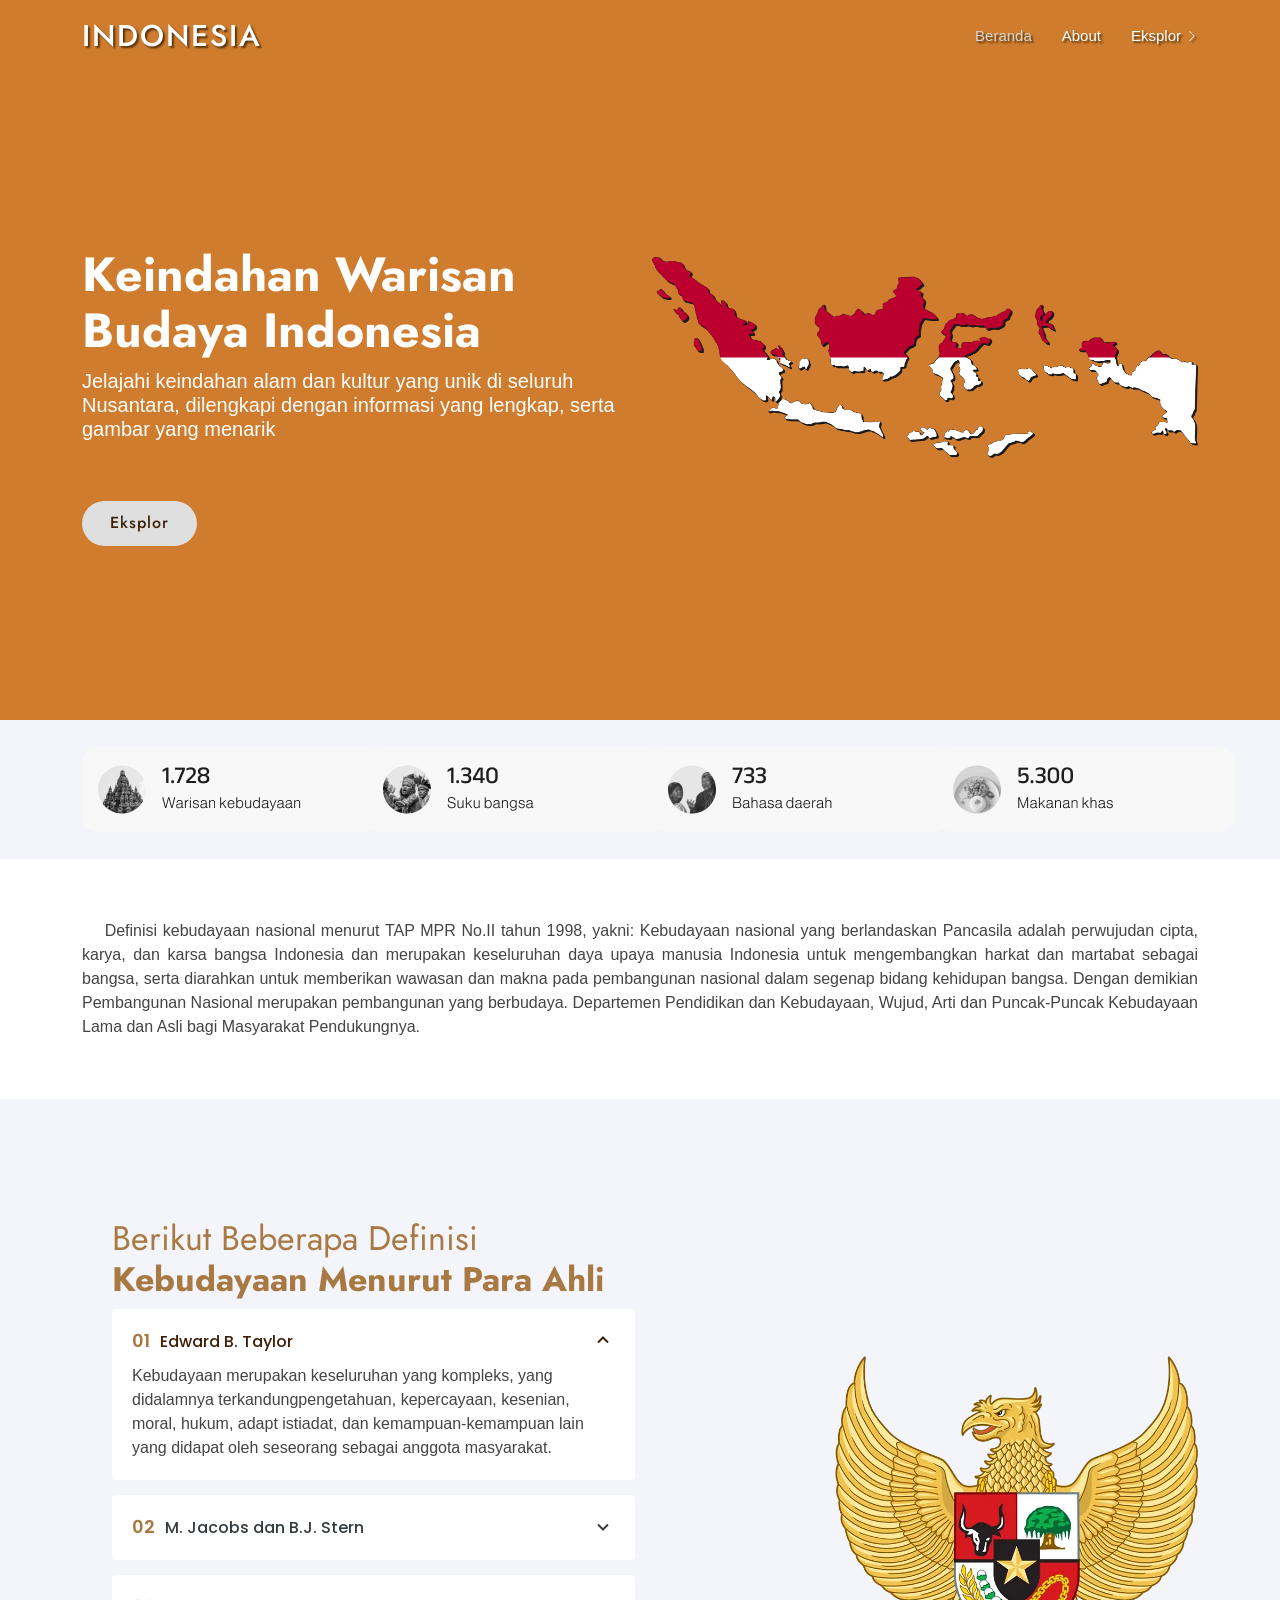
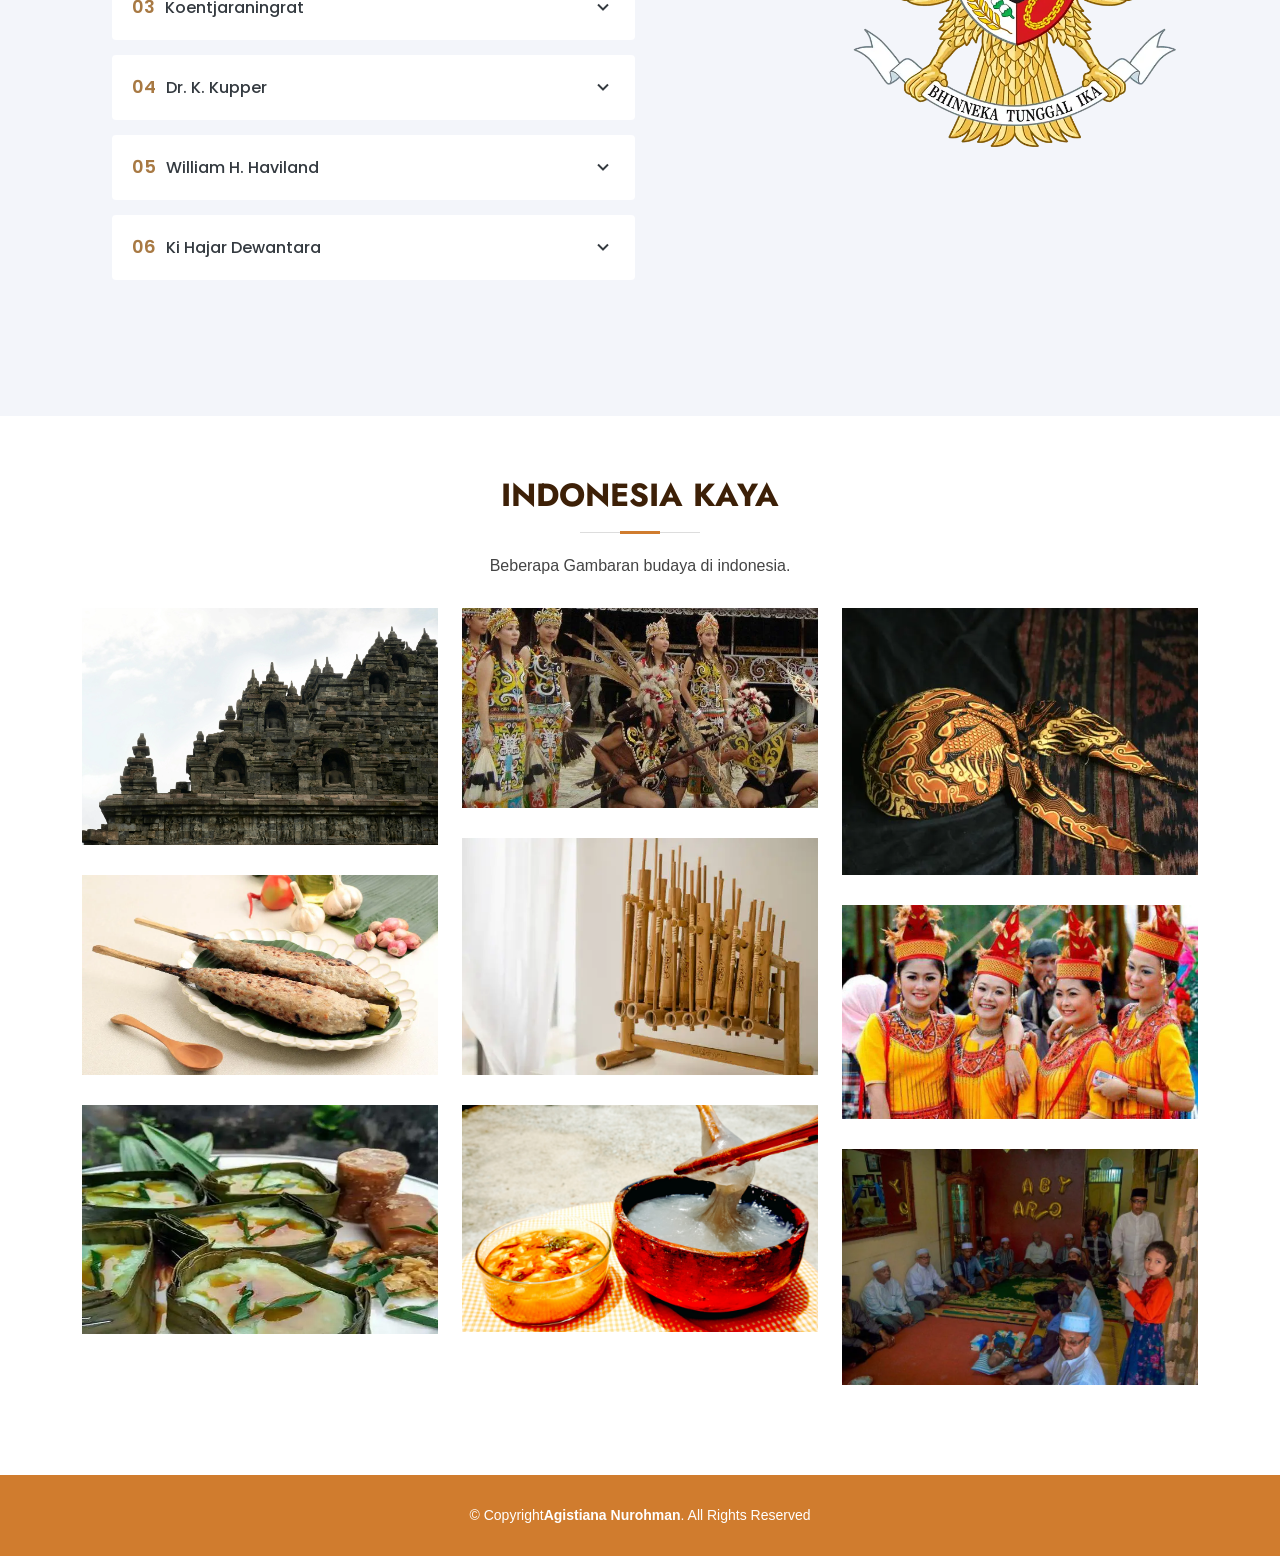
<file: index.html>
<!DOCTYPE html>
<html lang="en">
  <head>
    <meta charset="utf-8" />
    <meta content="width=device-width, initial-scale=1.0" name="viewport" />

    <title>Budaya Indonesia</title>
    <meta content="" name="description" />
    <meta content="" name="keywords" />

    <!-- Favicons -->
    <link href="assets/img/apple-touch-icon.png" rel="apple-touch-icon" />

    <!-- Google Fonts -->
    <link href="https://fonts.googleapis.com/css?family=Open+Sans:300,300i,400,400i,600,600i,700,700i|Jost:300,300i,400,400i,500,500i,600,600i,700,700i|Poppins:300,300i,400,400i,500,500i,600,600i,700,700i" rel="stylesheet" />

    <!-- Vendor CSS Files -->
    <link href="assets/vendor/aos/aos.css" rel="stylesheet" />
    <link href="assets/vendor/bootstrap/css/bootstrap.min.css" rel="stylesheet" />
    <link href="assets/vendor/bootstrap-icons/bootstrap-icons.css" rel="stylesheet" />
    <link href="assets/vendor/boxicons/css/boxicons.min.css" rel="stylesheet" />
    <link href="assets/vendor/glightbox/css/glightbox.min.css" rel="stylesheet" />
    <link href="assets/vendor/remixicon/remixicon.css" rel="stylesheet" />
    <link href="assets/vendor/swiper/swiper-bundle.min.css" rel="stylesheet" />

    <!-- Template Main CSS File -->
    <link href="assets/css/style.css" rel="stylesheet" />

  </head>

  <body>
    <!-- ======= Header ======= -->
    <header id="header" class="fixed-top">
      <div class="container d-flex align-items-center">
        <h1 class="logo me-auto"><a href="index.html">Indonesia</a></h1>
        <!-- Uncomment below if you prefer to use an image logo -->
        <!-- <a href="index.html" class="logo me-auto"><img src="assets/img/logo.png" alt="" class="img-fluid"></a>-->

        <nav id="navbar" class="navbar">
          <ul>
            <li><a class="nav-link scrollto active" href="#hero">Beranda</a></li>
            <li><a class="nav-link scrollto" href="about.html">About</a></li>
            <li><a href="eksplor.html"><span>Eksplor</span> <i class="bi bi-chevron-right"></i></a></li>
              </ul>
            </li>
          </ul>
          <i class="bi bi-list mobile-nav-toggle"></i>
        </nav>
        <!-- .navbar -->
      </div>
    </header>
    <!-- End Header -->

    <!-- ======= Hero Section ======= -->
    <section id="hero" class="d-flex align-items-center">
      <div class="container">
        <div class="row">
          <div class="col-lg-6 d-flex flex-column justify-content-center pt-4 pt-lg-0 order-2 order-lg-1" data-aos="fade-up" data-aos-delay="200">
            <h1>Keindahan Warisan Budaya Indonesia</h1>
            <h2 style="color: #fff;">Jelajahi keindahan alam dan kultur yang unik di seluruh Nusantara, dilengkapi dengan informasi yang lengkap, serta gambar yang menarik</h2>
            <div class="d-flex justify-content-center justify-content-lg-start">
              <a href="./eksplor.html" class="btn-get-started scrollto">Eksplor</a>
              
              <a href="https://www.youtube.com/watch?v=jDDaplaOz7Q" class="glightbox btn-watch-video"></a>
            </div>
          </div>
          <div class="col-lg-6 order-1 order-lg-2 hero-img" data-aos="zoom-in" data-aos-delay="200">
            <img src="assets/img/peta.png" class="img-fluid animated" alt="peta" />
          </div>
        </div>
      </div>
    </section>
    <!-- End Hero -->

    <main id="main">
      <!-- ======= Clients Section ======= -->
        <section id="clients" class="clients section-bg">
          <div class="container">
            <div class="row">
              <div class="col-md-3">
                <img src="assets/img/warisan.png" alt="Gambar Icon Warisan">
              </div>
              <div class="col-md-3">
                <img src="assets/img/suku.png" alt="Gambar Icon suku">
              </div>
              <div class="col-md-3">
                <img src="assets/img/bahasa.png" alt="Gambar Icon Bahasa">
              </div>
              <div class="col-md-3">
                  <img src="assets/img/makanan.png" alt="Gambar Icon Makanan">
              </div>
            </div>
          </div>
        </section>
      <!-- End Cliens Section -->

      <!-- ======= definisi Us Section ======= -->
      <section id="definisi" class="definisi">
        <div class="container" data-aos="fade-up">
          <div class="row content">
            <div class="col-lg-12 pt-4 pt-lg-0">
              <p>
                &nbsp;&nbsp;&nbsp;&nbsp;Definisi kebudayaan nasional menurut TAP MPR No.II tahun 1998, yakni: Kebudayaan nasional yang berlandaskan Pancasila adalah perwujudan cipta, karya, dan karsa bangsa Indonesia dan merupakan keseluruhan daya upaya manusia
                Indonesia untuk mengembangkan harkat dan martabat sebagai bangsa, serta diarahkan untuk memberikan wawasan dan makna pada pembangunan nasional dalam segenap bidang kehidupan bangsa. Dengan demikian Pembangunan Nasional
                merupakan pembangunan yang berbudaya. Departemen Pendidikan dan Kebudayaan, Wujud, Arti dan Puncak-Puncak Kebudayaan Lama dan Asli bagi Masyarakat Pendukungnya.
              </p>
            </div>
          </div>
        </div>
      </section>
      <!-- End definisi Us Section -->

      <!-- ======= Why Us Section ======= -->
      <section id="why-us" class="why-us section-bg">
        <div class="container-fluid" data-aos="fade-up">
          <div class="row">
            <div class="col-lg-7 d-flex flex-column justify-content-center align-items-stretch order-2 order-lg-1">
              <div class="content">
                <h3>Berikut Beberapa Definisi <strong>Kebudayaan Menurut Para Ahli</strong></h3>
              </div>

              <div class="accordion-list">
                <ul>
                  <li>
                    <a data-bs-toggle="collapse" class="collapse" data-bs-target="#accordion-list-1"><span>01</span>Edward B. Taylor<i class="bx bx-chevron-down icon-show"></i><i class="bx bx-chevron-up icon-close"></i></a>
                    <div id="accordion-list-1" class="collapse show" data-bs-parent=".accordion-list">
                      <p>
                        Kebudayaan merupakan keseluruhan yang kompleks, yang didalamnya terkandungpengetahuan, kepercayaan, kesenian, moral, hukum, adapt istiadat, dan kemampuan-kemampuan lain yang didapat oleh seseorang sebagai anggota
                        masyarakat.
                      </p>
                    </div>
                  </li>

                  <li>
                    <a data-bs-toggle="collapse" data-bs-target="#accordion-list-2" class="collapsed"><span>02</span>M. Jacobs dan B.J. Stern<i class="bx bx-chevron-down icon-show"></i><i class="bx bx-chevron-up icon-close"></i></a>
                    <div id="accordion-list-2" class="collapse" data-bs-parent=".accordion-list">
                      <p>Kebudayaan mencakup keseluruhan yang meliputi bentuk teknologi social, ideologi,religi, dan kesenian serta benda, yang kesemuanya merupakan warisan social.</p>
                    </div>
                  </li>

                  <li>
                    <a data-bs-toggle="collapse" data-bs-target="#accordion-list-3" class="collapsed"><span>03</span>Koentjaraningrat<i class="bx bx-chevron-down icon-show"></i><i class="bx bx-chevron-up icon-close"></i></a>
                    <div id="accordion-list-3" class="collapse" data-bs-parent=".accordion-list">
                      <p>Kebudayaan adalah keseluruhan sistem gagasan, tindakan, dan hasil karya manusiadalam rangka kehidupan masyarakat yang dijadikan milik diri manusia dengan relajar.</p>
                    </div>
                  </li>
                  <li>
                    <a data-bs-toggle="collapse" data-bs-target="#accordion-list-4" class="collapsed"><span>04</span>Dr. K. Kupper<i class="bx bx-chevron-down icon-show"></i><i class="bx bx-chevron-up icon-close"></i></a>
                    <div id="accordion-list-4" class="collapse" data-bs-parent=".accordion-list">
                      <p>Kebudayaan merupakan sistem gagasan yang menjadi pedoman dan pengarah bagimanusia dalam bersikap dan berperilaku, baik secara individu maupun kelompok.</p>
                    </div>
                  </li>
                  <li>
                    <a data-bs-toggle="collapse" data-bs-target="#accordion-list-5" class="collapsed"><span>05</span>William H. Haviland<i class="bx bx-chevron-down icon-show"></i><i class="bx bx-chevron-up icon-close"></i></a>
                    <div id="accordion-list-5" class="collapse" data-bs-parent=".accordion-list">
                      <p>
                        Kebudayaan adalah seperangkat peraturan dan norma yang dimiliki bersama oleh paraanggota masyarakat, yang jika dilaksanakan oleh para anggotanya akan melahirkanperilaku yang dipandang layak dan dapat di tarima oleh
                        semua masyarakat.
                      </p>
                    </div>
                  </li>
                  <li>
                    <a data-bs-toggle="collapse" data-bs-target="#accordion-list-6" class="collapsed"><span>06</span>Ki Hajar Dewantara<i class="bx bx-chevron-down icon-show"></i><i class="bx bx-chevron-up icon-close"></i></a>
                    <div id="accordion-list-6" class="collapse" data-bs-parent=".accordion-list">
                      <p>
                        Kebudayaan berarti buah budi manusia adalah hasil perjuangan manusia terhadap duapengaruh kuat, yakni zaman dan alam yang merupakan bukti kejayaan hidup manusiauntuk mengatasi berbagai rintangan dan kesukaran didalam
                        hidup danpenghidupannya guna mencapai keselamatan dan kebahagiaan yang pada lahirnyabersifat tertib dan damai.
                      </p>
                    </div>
                  </li>
                </ul>
              </div>
            </div>

            <div data-aos="zoom-in" class="col-lg-5 align-items-stretch order-1 order-lg-2 img" style="background-image: url('./assets/img/garuda.webp')"  data-aos-delay="150" ></div>
          </div>
        </div>
      </section>
      <!-- End Why Us Section -->

      <!-- ======= Portfolio Section ======= -->
      <section id="portfolio" class="portfolio">
        <div class="container" data-aos="fade-up">
          <div class="section-title">
            <h2>Indonesia Kaya</h2>
            <p>
              Beberapa Gambaran budaya di indonesia.
            </p>
          </div>
          <!-- <ul id="portfolio-flters" class="d-flex justify-item-center justify-content-center" data-aos="fade-up" data-aos-delay="100">
            <li data-filter="*" class="filter-active">Semua</li>
            <li data-filter=".filter-busana">Busana</li>
            <li data-filter=".filter-makanan">Makanan</li>
            <li data-filter=".filter-peninggalan"></li>
          </ul> -->

          <div class="row portfolio-container" data-aos="fade-up" data-aos-delay="200">
            <div class="col-lg-4 col-md-6 portfolio-item filter-app">
              <div class="portfolio-img"><img src="assets/img/eksplor/borobudur1.webp" class="img-fluid" alt="borobudur" /></div>
              <div class="portfolio-info">
                <h4>Candi Borobudur</h4>
                <p>Jawa</p>
                <p>Peninggalan</p>
                <a href="assets/img/eksplor/borobudur1.webp" data-gallery="portfolioGallery" class="portfolio-lightbox preview-link" title="Borobudur"><i class="bx bx-zoom-in"></i></a>
          
              </div>
            </div>

            <div class="col-lg-4 col-md-6 portfolio-item filter-web">
              <div class="portfolio-img"><img src="assets/img/eksplor/bulang-burai-king.webp" class="img-fluid" alt="bualang burai king" /></div>
              <div class="portfolio-info">
                <h4>Bulang Burai King</h4>
                <p>Kalimantan</p>
                <p>Busana</p>
                <a href="assets/img/eksplor/bulang-burai-king.webp" data-gallery="portfolioGallery" class="portfolio-lightbox preview-link" title="Bulang Burai King"><i class="bx bx-zoom-in"></i></a>
          
              </div>
            </div>

            <div class="col-lg-4 col-md-6 portfolio-item filter-app">
              <div class="portfolio-img"><img src="assets/img/eksplor/blangkon1.webp" class="img-fluid" alt="blangkon" /></div>
              <div class="portfolio-info">
                <h4>Blangkon</h4>
                <p>Jawa</p>
                <p>Busana</p>
                <a href="assets/img/eksplor/blangkon1.webp" data-gallery="portfolioGallery" class="portfolio-lightbox preview-link" title="Blangkon"><i class="bx bx-zoom-in"></i></a>
          
              </div>
            </div>

            <div class="col-lg-4 col-md-6 portfolio-item filter-card">
              <div class="portfolio-img"><img src="assets/img/eksplor/angklung2.webp" class="img-fluid" alt="angklung" /></div>
              <div class="portfolio-info">
                <h4>Angklung</h4>
                <p>Jawa</p>
                <p>Musik</p>
                <a href="assets/img/eksplor/angklung2.webp" data-gallery="portfolioGallery" class="portfolio-lightbox preview-link" title="Angklung"><i class="bx bx-zoom-in"></i></a>
          
              </div>
            </div>

            <div class="col-lg-4 col-md-6 portfolio-item filter-web">
              <div class="portfolio-img"><img src="assets/img/eksplor/sate-bandeng.webp" class="img-fluid" alt="sate bandeng" /></div>
              <div class="portfolio-info">
                <h4>Sate Bandeng</h4>
                <p>Banten</p>
                <p>Makanan</p>
                <a href="assets/img/eksplor/sate-bandeng.webp" data-gallery="portfolioGallery" class="portfolio-lightbox preview-link" title="Sate Bandeng"><i class="bx bx-zoom-in"></i></a>
          
              </div>
            </div>

            <div class="col-lg-4 col-md-6 portfolio-item filter-app">
              <div class="portfolio-img"><img src="assets/img/eksplor/baju-pokko.webp" class="img-fluid" alt="baju pokko" /></div>
              <div class="portfolio-info">
                <h4>Pokko</h4>
                <p>Sulawesi</p>
                <p>Busana</p>
                <a href="assets/img/eksplor/baju-pokko.webp" data-gallery="portfolioGallery" class="portfolio-lightbox preview-link" title="Baju Pokko"><i class="bx bx-zoom-in"></i></a>
          
              </div>
            </div>

            <div class="col-lg-4 col-md-6 portfolio-item filter-card">
              <div class="portfolio-img"><img src="assets/img/eksplor/kue-padamaran.webp" class="img-fluid" alt="Kue Padamaran" /></div>
              <div class="portfolio-info">
                <h4>Kue Padamaran</h4>
                <p>Jambi</p>
                <p>Makanan</p>
                <a href="assets/img/eksplor/kue-padamaran.webp" data-gallery="portfolioGallery" class="portfolio-lightbox preview-link" title="Kue Padamaran"><i class="bx bx-zoom-in"></i></a>
          
              </div>
            </div>

            <div class="col-lg-4 col-md-6 portfolio-item filter-card">
              <div class="portfolio-img"><img src="assets/img/eksplor/papeda.webp" class="img-fluid" alt="papeda" /></div>
              <div class="portfolio-info">
                <h4>Papeda</h4>
                <p>Papua</p>
                <p>Makanan</p>
                <a href="assets/img/eksplor/papeda.webp" data-gallery="portfolioGallery" class="portfolio-lightbox preview-link" title="Papeda"><i class="bx bx-zoom-in"></i></a>
          
              </div>
            </div>

            <div class="col-lg-4 col-md-6 portfolio-item filter-web">
              <div class="portfolio-img"><img src="assets/img/eksplor/peutron-aneuk.webp" class="img-fluid" alt="Peutron aneuk" /></div>
              <div class="portfolio-info">
                <h4>Peutron Aneuk</h4>
                <p>Aceh</p>
                <p>Acara</p>
                <a href="assets/img/eksplor/peutron-aneuk.webp" data-gallery="portfolioGallery" class="portfolio-lightbox preview-link" title="Peutron Aneuk"><i class="bx bx-plus"></i></a>
          
              </div>
            </div>
          </div>
        </div>
      </section>
      <!-- End Portfolio Section -->
    </main>
    <!-- End #main -->

    <!-- ======= Footer ======= -->
    <footer id="footer">
      <div class="container footer-bottom clearfix">
        <div class="copyright">
          &copy; Copyright <strong><span>Agistiana Nurohman</span></strong
          >. All Rights Reserved
        </div>
        <!-- <div class="credits"> -->
          <!-- All the links in the footer should remain intact. -->
          <!-- You can delete the links only if you purchased the pro version. -->
          <!-- Licensing information: https://bootstrapmade.com/license/ -->
          <!-- Purchase the pro version with working PHP/AJAX contact form: https://bootstrapmade.com/arsha-free-bootstrap-html-template-corporate/ -->
          <!-- Designed by <a href="https://bootstrapmade.com/">BootstrapMade</a> -->
        </div>
      </div>
    </footer>
    <!-- End Footer -->

    <div id="preloader"></div>
    <a href="#" class="back-to-top d-flex align-items-center justify-content-center"><i class="bi bi-arrow-up-short"></i></a>

    <!-- Vendor JS Files -->
    <script src="assets/vendor/aos/aos.js"></script>
    <script src="assets/vendor/bootstrap/js/bootstrap.bundle.min.js"></script>
    <script src="assets/vendor/glightbox/js/glightbox.min.js"></script>
    <script src="assets/vendor/isotope-layout/isotope.pkgd.min.js"></script>
    <script src="assets/vendor/swiper/swiper-bundle.min.js"></script>
    <script src="assets/vendor/waypoints/noframework.waypoints.js"></script>
    <script src="assets/vendor/php-email-form/validate.js"></script>

    <!-- Template Main JS File -->
    <script src="assets/js/main.js"></script>
  </body>
</html>
</file>
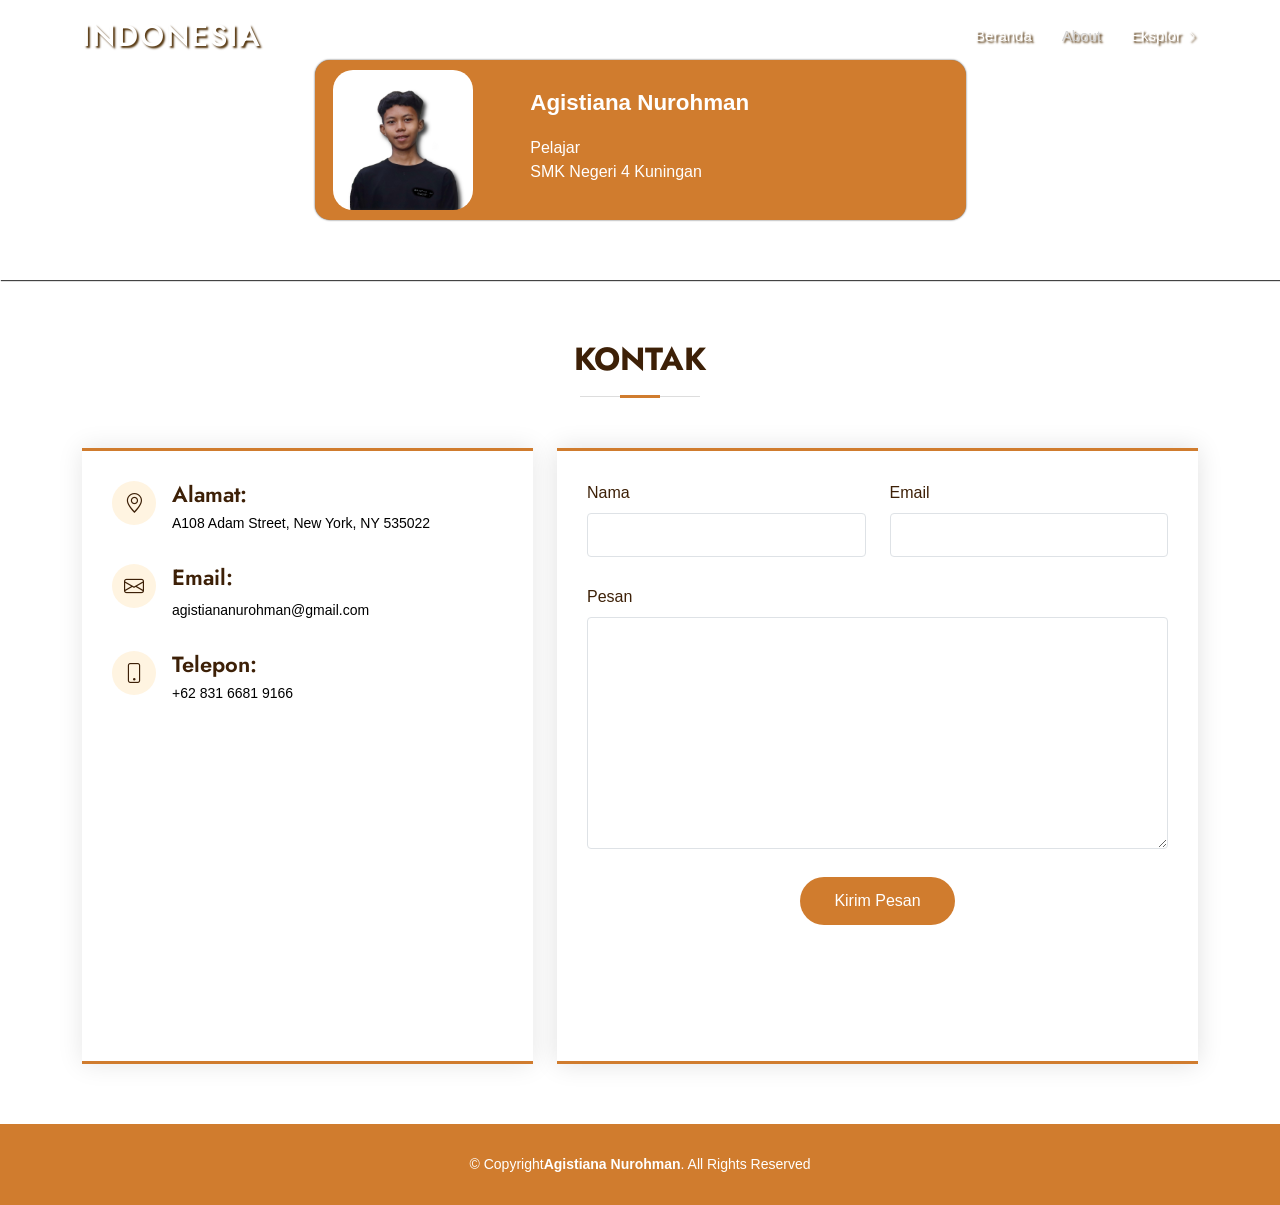
<file: about.html>
<!DOCTYPE html>
<html lang="en">
  <head>
    <meta charset="utf-8" />
    <meta content="width=device-width, initial-scale=1.0" name="viewport" />

    <title>Budaya Indonesia</title>
    <meta content="" name="description" />
    <meta content="" name="keywords" />

    <!-- Favicons -->
    <link href="assets/img/apple-touch-icon.png" rel="apple-touch-icon" />

    <!-- Google Fonts -->
    <link href="https://fonts.googleapis.com/css?family=Open+Sans:300,300i,400,400i,600,600i,700,700i|Jost:300,300i,400,400i,500,500i,600,600i,700,700i|Poppins:300,300i,400,400i,500,500i,600,600i,700,700i" rel="stylesheet" />

    <!-- Vendor CSS Files -->
    <link href="assets/vendor/aos/aos.css" rel="stylesheet" />
    <link href="assets/vendor/bootstrap/css/bootstrap.min.css" rel="stylesheet" />
    <link href="assets/vendor/bootstrap-icons/bootstrap-icons.css" rel="stylesheet" />
    <link href="assets/vendor/boxicons/css/boxicons.min.css" rel="stylesheet" />
    <link href="assets/vendor/glightbox/css/glightbox.min.css" rel="stylesheet" />
    <link href="assets/vendor/remixicon/remixicon.css" rel="stylesheet" />
    <link href="assets/vendor/swiper/swiper-bundle.min.css" rel="stylesheet" />

    <!-- Template Main CSS File -->
    <link href="assets/css/style.css" rel="stylesheet" />

  </head>

  <body>
    <!-- ======= Header ======= -->
    <header id="header" class="fixed-top">
      <div class="container d-flex align-items-center">
        <h1 class="logo me-auto"><a href="index.html">Indonesia</a></h1>
        <!-- Uncomment below if you prefer to use an image logo -->
        <!-- <a href="index.html" class="logo me-auto"><img src="assets/img/logo.png" alt="" class="img-fluid"></a>-->

        <nav id="navbar" class="navbar">
          <ul>
            <li><a class="nav-link scrollto" href="index.html">Beranda</a></li>
            <li><a class="nav-link scrollto active" href="about.html">About</a></li>
            <li><a href="eksplor.html"><span>Eksplor</span> <i class="bi bi-chevron-right"></i></a></li>
              </ul>
            </li>
          </ul>
          <i class="bi bi-list mobile-nav-toggle"></i>
        </nav>
        <!-- .navbar -->
      </div>
    </header>
    <!-- End Header -->
    <section id="profil" class="profil">
      <div class="container">
          <div class="d-flex justify-content-center align-items-center">
              <div class="col-md-7 d-md-flex flex-md-row flex-column gap-5 " data-aos="zoom-in">
                  <div class="col-md-3 d-flex flex-column align-items-center">
                      <img src="./assets/img/profil/agistiana-nurohman.jpg" alt="Gambar akun foto" class="mx-auto" data-aos="zoom-in">
                      
                  </div>
                  <div class="col-md-8">
                    <p class="title1 mt-3" style="font-weight: 700; font-size:1.4rem;">Agistiana Nurohman</p>
                    <span class="title1 mb-4">Pelajar</span>
                    <p>SMK Negeri 4 Kuningan</p>
                    
                  </div>
              </div>
          </div>
      </div>
    </section>
    <section id="contact" class="contact">
      <div class="container" data-aos="fade-up">

        <div class="section-title">
          <h2>Kontak</h2>
          
        </div>

        <div class="row">

          <div class="col-lg-5 d-flex align-items-stretch">
            <div class="info">
              <div class="address">
                <i class="bi bi-geo-alt"></i>
                <h4>Alamat:</h4>
                <p>A108 Adam Street, New York, NY 535022</p>
              </div>

              <div class="email">
                <i class="bi bi-envelope"></i>
                <h4>Email:</h4>
                <p>agistiananurohman@gmail.com</p>
              </div>

              <div class="phone">
                <i class="bi bi-phone"></i>
                <h4>Telepon:</h4>
                <p>+62 831 6681 9166</p>
              </div>
              <iframe src="https://www.google.com/maps/embed?pb=!1m18!1m12!1m3!1d3960.4519815934173!2d108.68152037514677!3d-6.955890093044477!2m3!1f0!2f0!3f0!3m2!1i1024!2i768!4f13.1!3m3!1m2!1s0x2e6f0e97e9beddcb%3A0x2fd17d5f9eaf9d66!2sSMK%20Negeri%204%20Kuningan!5e0!3m2!1sid!2sid!4v1714482773534!5m2!1sid!2sid" frameborder="0" style="border:0; width: 100%; height: 290px;" allowfullscreen></iframe>
             
            </div>

          </div>

          <div class="col-lg-7 mt-5 mt-lg-0 d-flex align-items-stretch">
            <div class="php-email-form">
              <div class="row">
                <div class="form-group col-md-6">
                  <label for="name">Nama</label>
                  <input type="text" name="name" class="form-control" id="name" required>
                </div>
                <div class="form-group col-md-6">
                  <label for="email">Email</label>
                  <input type="email" class="form-control" name="email" id="email" required>
                </div>
              </div>
              <div class="form-group">
                <label for="message">Pesan</label>
                <textarea class="form-control" name="message" rows="10" id="messsage" required></textarea>
              </div>
              <div class="my-3">
                <div class="loading">Loading</div>
                <div class="error-message">Silahkan cek kembali !</div>
                <div class="sent-message">Terima kasih sudah mengirim pesan !</div>
              </div>
              <div class="text-center"><button type="submit" onclick="handleMessage()">Kirim Pesan</button></div>
            </div>
          </div>

        </div>

      </div>
    </section>

    <!-- ======= Footer ======= -->
    <footer id="footer">
        <div class="container footer-bottom clearfix">
          <div class="copyright">
            &copy; Copyright <strong><span>Agistiana Nurohman</span></strong
            >. All Rights Reserved
          </div>
          <!-- <div class="credits"> -->
            <!-- All the links in the footer should remain intact. -->
            <!-- You can delete the links only if you purchased the pro version. -->
            <!-- Licensing information: https://bootstrapmade.com/license/ -->
            <!-- Purchase the pro version with working PHP/AJAX contact form: https://bootstrapmade.com/arsha-free-bootstrap-html-template-corporate/ -->
            <!-- Designed by <a href="https://bootstrapmade.com/">BootstrapMade</a> -->
          </div>
        </div>
      </footer>
      <!-- End Footer -->
  
      <div id="preloader"></div>
      <a href="#" class="back-to-top d-flex align-items-center justify-content-center"><i class="bi bi-arrow-up-short"></i></a>
  
      <!-- Vendor JS Files -->
      <script src="assets/vendor/aos/aos.js"></script>
      <script src="assets/vendor/bootstrap/js/bootstrap.bundle.min.js"></script>
      <script src="assets/vendor/glightbox/js/glightbox.min.js"></script>
      <script src="assets/vendor/isotope-layout/isotope.pkgd.min.js"></script>
      <script src="assets/vendor/swiper/swiper-bundle.min.js"></script>
      <script src="assets/vendor/waypoints/noframework.waypoints.js"></script>
      <script src="assets/vendor/php-email-form/validate.js"></script>
      <!-- Template Main JS File -->
      <script src="assets/js/main.js"></script>
    </body>
  </html>
</file>
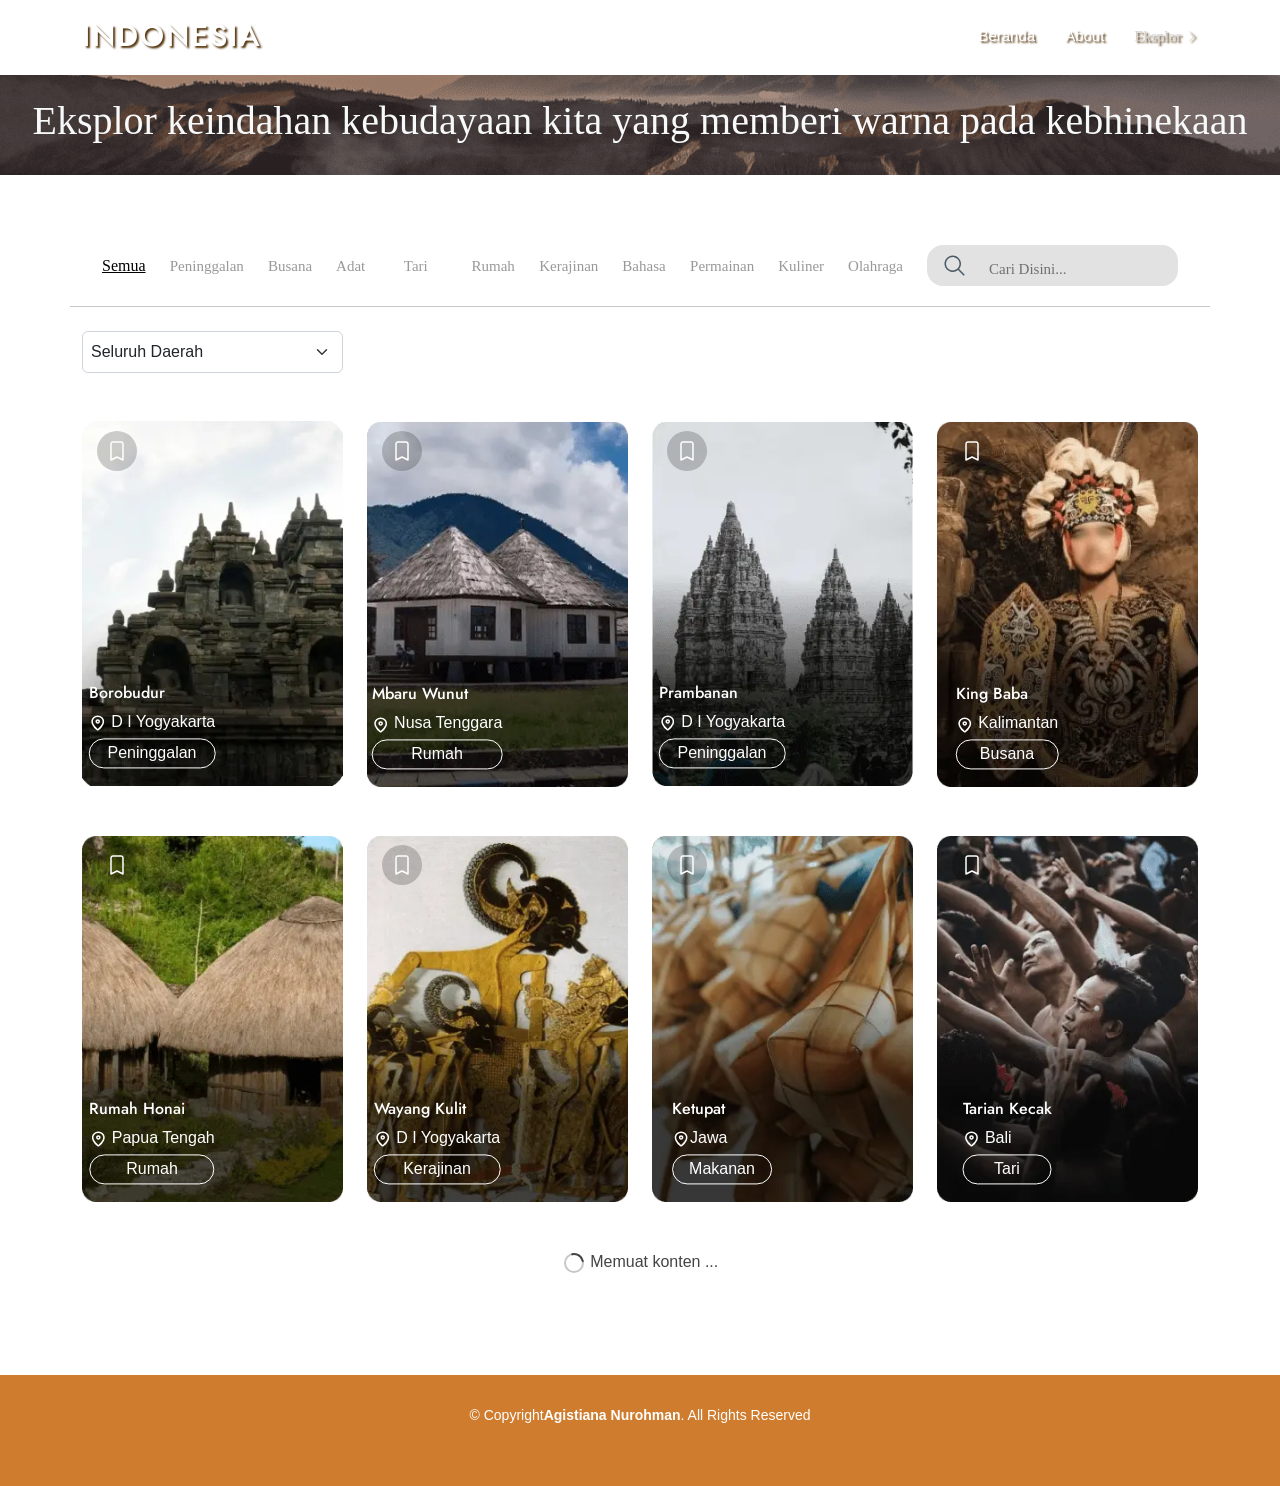
<file: eksplor.html>
<!DOCTYPE html>
<html lang="en">
  <head>
    <meta charset="utf-8" />
    <meta content="width=device-width, initial-scale=1.0" name="viewport" />

    <title>Budaya Indonesia</title>
    <meta content="" name="description" />
    <meta content="" name="keywords" />

    <!-- Favicons -->
    <link href="assets/img/apple-touch-icon.webp" rel="apple-touch-icon" />

    <!-- Google Fonts -->
    <link href="https://fonts.googleapis.com/css?family=Open+Sans:300,300i,400,400i,600,600i,700,700i|Jost:300,300i,400,400i,500,500i,600,600i,700,700i|Poppins:300,300i,400,400i,500,500i,600,600i,700,700i" rel="stylesheet" />

    <!-- Vendor CSS Files -->
    <link href="assets/vendor/aos/aos.css" rel="stylesheet" />
    <link href="assets/vendor/bootstrap/css/bootstrap.min.css" rel="stylesheet" />
    <link href="assets/vendor/bootstrap-icons/bootstrap-icons.css" rel="stylesheet" />
    <link href="assets/vendor/boxicons/css/boxicons.min.css" rel="stylesheet" />
    <link href="assets/vendor/glightbox/css/glightbox.min.css" rel="stylesheet" />
    <link href="assets/vendor/remixicon/remixicon.css" rel="stylesheet" />
    <link href="assets/vendor/swiper/swiper-bundle.min.css" rel="stylesheet" />

    <!-- Template Main CSS File -->
    <link href="assets/css/explor.css" rel="stylesheet" />

    <!-- =======================================================
  * Template Name: Arsha
  * Template URL: https://bootstrapmade.com/arsha-free-bootstrap-html-template-corporate/
  * Updated: Mar 17 2024 with Bootstrap v5.3.3
  * Author: BootstrapMade.com
  * License: https://bootstrapmade.com/license/
  ======================================================== -->
  </head>

  <body>
    <!-- ======= Header ======= -->
    <header id="header" class="fixed-top">
      <div class="container d-flex align-items-center">
        <h1 class="logo me-auto"><a href="index.html">Indonesia</a></h1>
        <!-- Uncomment below if you prefer to use an image logo -->
        <!-- <a href="index.html" class="logo me-auto"><img src="assets/img/logo.webp" alt="" class="img-fluid"></a>-->

        <nav id="navbar" class="navbar">
          <ul>
            <li><a class="nav-link scrollto" href="index.html">Beranda</a></li>
            <li><a class="nav-link scrollto" href="about.html">About</a></li>
            <li><a href="#" class="active"><span>Eksplor</span> <i class="bi bi-chevron-right active"></i></a></li>
              </ul>
            </li>
          </ul>
          <i class="bi bi-list mobile-nav-toggle"></i>
        </nav>
        <!-- .navbar -->
      </div>
    </header>
    <!-- End Header -->
    <div id="header-eksplor">
      <h3 class="text-light">Eksplor keindahan kebudayaan kita yang memberi warna pada kebhinekaan</h3>
    </div>
    <section id="search" style="margin-top: 50px;">
        <div class="container">
            <div class="row search-container align-items-center">
                <div class="col-md-9">
                    <div class="row row-search ">
                        <div class="col"><a href="#"><span class="active">Semua</span></a></div>
                        <div class="col"><a href="#">Peninggalan</a></div>
                        <div class="col"><a href="#">Busana</a></div>
                        <div class="col"><a href="#">Adat</a></div>
                        <div class="col"><a href="#">Tari</a></div>
                        <div class="col"><a href="#">Rumah</a></div>
                        <div class="col"><a href="#">Kerajinan</a></div>
                        <div class="col"><a href="#">Bahasa</a></div>
                        <div class="col"><a href="#">Permainan </a></div>
                        <div class="col"><a href="#">Kuliner </a></div>
                        <div class="col"><a href="#">Olahraga </a></div>
                    </div>
                </div>
                <div class="col">
                    <div class="search">
                        <a href="#" class="search-icon">
                            <svg xmlns="http://www.w3.org/2000/svg" width="24" height="24" viewBox="0 0 24 24"
                                fill="none">
                                <path
                                    d="M21.7505 20.6895L16.0865 15.0255C17.4475 13.3914 18.1263 11.2956 17.9815 9.17389C17.8366 7.05219 16.8794 5.06801 15.3089 3.6341C13.7384 2.2002 11.6755 1.42697 9.54942 1.47528C7.42333 1.52359 5.39772 2.38971 3.89396 3.89347C2.3902 5.39723 1.52408 7.42284 1.47577 9.54893C1.42746 11.675 2.20068 13.7379 3.63459 15.3084C5.0685 16.8789 7.05268 17.8361 9.17438 17.981C11.2961 18.1258 13.3919 17.4471 15.026 16.086L20.69 21.75L21.7505 20.6895ZM3.00045 9.74996C3.00045 8.41494 3.39633 7.1099 4.13803 5.99987C4.87973 4.88983 5.93394 4.02467 7.16734 3.51378C8.40074 3.00289 9.75794 2.86921 11.0673 3.12966C12.3767 3.39011 13.5794 4.03299 14.5234 4.97699C15.4674 5.921 16.1103 7.12373 16.3708 8.4331C16.6312 9.74248 16.4975 11.0997 15.9866 12.3331C15.4757 13.5665 14.6106 14.6207 13.5006 15.3624C12.3905 16.1041 11.0855 16.5 9.75045 16.5C7.96085 16.498 6.24512 15.7862 4.97967 14.5207C3.71423 13.2553 3.00244 11.5396 3.00045 9.74996Z"
                                    fill="#4A5A67" />
                            </svg>
                        </a>
                        <input type="text" class="search-input" placeholder="Cari Disini..." name="">
                    </div>
                </div>
            </div>
            <div class="row">
                <div class="col-md-3">
                    <div class="text-dark mt-4 pb-5">
                        <div class="custom-dropdown">
                            <select class="form-select" id="provinceDropdown">
                                <option value="all" selected>Seluruh Daerah</option>
                                <option value="aceh">Aceh</option>
                                <option value="bali">Bali</option>
                                <option value="bangka-belitung">Bangka Belitung</option>
                                <option value="banten">Banten</option>
                                <option value="bengkulu">Bengkulu</option>
                                <option value="di-yogyakarta">DI Yogyakarta</option>
                                <option value="dki-jakarta">DKI Jakarta</option>
                                <option value="gorontalo">Gorontalo</option>
                                <option value="jambi">Jambi</option>
                                <option value="jawa-barat">Jawa Barat</option>
                                <option value="jawa-tengah">Jawa Tengah</option>
                                <option value="jawa-timur">Jawa Timur</option>
                                <option value="kalimantan-barat">Kalimantan Barat</option>
                                <option value="kalimantan-selatan">Kalimantan Selatan</option>
                                <option value="kalimantan-tengah">Kalimantan Tengah</option>
                                <option value="kalimantan-timur">Kalimantan Timur</option>
                                <option value="kalimantan-utara">Kalimantan Utara</option>
                                <option value="kepulauan-riau">Kepulauan Riau</option>
                                <option value="lampung">Lampung</option>
                                <option value="maluku">Maluku</option>
                                <option value="maluku-utara">Maluku Utara</option>
                                <option value="nusa-tenggara-barat">Nusa Tenggara Barat</option>
                                <option value="nusa-tenggara-timur">Nusa Tenggara Timur</option>
                                <option value="papua">Papua</option>
                                <option value="papua-barat">Papua Barat</option>
                                <option value="riau">Riau</option>
                                <option value="sulawesi-barat">Sulawesi Barat</option>
                                <option value="sulawesi-selatan">Sulawesi Selatan</option>
                                <option value="sulawesi-tengah">Sulawesi Tengah</option>
                                <option value="sulawesi-tenggara">Sulawesi Tenggara</option>
                                <option value="sulawesi-utara">Sulawesi Utara</option>
                                <option value="sumatera-barat">Sumatera Barat</option>
                                <option value="sumatera-selatan">Sumatera Selatan</option>
                                <option value="sumatera-utara">Sumatera Utara</option>
                                <option value="tangerang">Tangerang</option>
                            </select>
                        </div>
                    </div>
                </div>
            </div>
            <div class="eksplor-konten">
                <div class="row eksplor pb-5">
                    <div class="col-md-3" data-aos="fade-up" data-aos-delay="150">
                        <div class="position-relative">
                            <img src="assets/img/eksplor/borobudur.webp" alt="Gambar Blangkon" class="img-fluid">
                            <div class="simpan">
                                <svg id="myIcon" xmlns="http://www.w3.org/2000/svg" width="40" height="40"
                                    viewBox="0 0 24 24" fill="none"
                                    style="display: inline-flex; padding: 8px; justify-content: center; align-items: center; gap: 10px; border-radius: 100px; background: rgba(0, 0, 0, 0.20);"
                                    onclick="changeColor()">
                                    <path
                                        d="M16 3H8C7.46957 3 6.96086 3.21071 6.58579 3.58579C6.21071 3.96086 6 4.46957 6 5V21L12 18L18 21V5C18 4.46957 17.7893 3.96086 17.4142 3.58579C17.0391 3.21071 16.5304 3 16 3Z"
                                        id="iconPath" stroke="white" stroke-width="1.5" stroke-linecap="round"
                                        stroke-linejoin="round" />
                                </svg>
                            </div>
                            <a href="explor-details.html">
                                <div class="text-over-image">
                                    <h6>Borobudur</h6>
                                    <p><svg xmlns="http://www.w3.org/2000/svg" width="18" height="19"
                                            viewBox="0 0 18 19" fill="none">
                                            <path
                                                d="M9.41996 16.115C9.29738 16.2025 9.15055 16.2495 8.99996 16.2495C8.84937 16.2495 8.70253 16.2025 8.57996 16.115C4.95821 13.5335 1.11446 8.2235 5.00021 4.3865C6.0666 3.33659 7.50346 2.7487 8.99996 2.75C10.5 2.75 11.9392 3.33875 12.9997 4.38575C16.8855 8.22275 13.0417 13.532 9.41996 16.115Z"
                                                stroke="white" stroke-width="1.5" stroke-linecap="round"
                                                stroke-linejoin="round" />
                                            <path
                                                d="M9 9.5C9.39782 9.5 9.77936 9.34196 10.0607 9.06066C10.342 8.77936 10.5 8.39782 10.5 8C10.5 7.60218 10.342 7.22064 10.0607 6.93934C9.77936 6.65804 9.39782 6.5 9 6.5C8.60218 6.5 8.22064 6.65804 7.93934 6.93934C7.65804 7.22064 7.5 7.60218 7.5 8C7.5 8.39782 7.65804 8.77936 7.93934 9.06066C8.22064 9.34196 8.60218 9.5 9 9.5Z"
                                                stroke="white" stroke-width="1.5" stroke-linecap="round"
                                                stroke-linejoin="round" />
                                        </svg>
                                        D I Yogyakarta</p>
                                    <div class="card-tags text-center">
                                        Peninggalan
                                    </div>
                                </div>

                        </div>
                        </a>
                    </div>
                    <div class="col-md-3" data-aos="fade-up" data-aos-delay="200">
                        <div class="position-relative">
                            <img src="assets/img/eksplor/mbaru-wunut.webp" alt="Gambar Mbaru Wunut" class="img-fluid">
                            <div class="simpan">
                                <svg id="myIcon" xmlns="http://www.w3.org/2000/svg" width="40" height="40"
                                    viewBox="0 0 24 24" fill="none"
                                    style="display: inline-flex; padding: 8px; justify-content: center; align-items: center; gap: 10px; border-radius: 100px; background: rgba(0, 0, 0, 0.20);"
                                    onclick="changeColor()">
                                    <path
                                        d="M16 3H8C7.46957 3 6.96086 3.21071 6.58579 3.58579C6.21071 3.96086 6 4.46957 6 5V21L12 18L18 21V5C18 4.46957 17.7893 3.96086 17.4142 3.58579C17.0391 3.21071 16.5304 3 16 3Z"
                                        id="iconPath" stroke="white" stroke-width="1.5" stroke-linecap="round"
                                        stroke-linejoin="round" />
                                </svg>
                            </div>
                            <div class="text-over-image">
                                <h6>Mbaru Wunut</h6>
                                <p><svg xmlns="http://www.w3.org/2000/svg" width="18" height="19" viewBox="0 0 18 19"
                                        fill="none">
                                        <path
                                            d="M9.41996 16.115C9.29738 16.2025 9.15055 16.2495 8.99996 16.2495C8.84937 16.2495 8.70253 16.2025 8.57996 16.115C4.95821 13.5335 1.11446 8.2235 5.00021 4.3865C6.0666 3.33659 7.50346 2.7487 8.99996 2.75C10.5 2.75 11.9392 3.33875 12.9997 4.38575C16.8855 8.22275 13.0417 13.532 9.41996 16.115Z"
                                            stroke="white" stroke-width="1.5" stroke-linecap="round"
                                            stroke-linejoin="round" />
                                        <path
                                            d="M9 9.5C9.39782 9.5 9.77936 9.34196 10.0607 9.06066C10.342 8.77936 10.5 8.39782 10.5 8C10.5 7.60218 10.342 7.22064 10.0607 6.93934C9.77936 6.65804 9.39782 6.5 9 6.5C8.60218 6.5 8.22064 6.65804 7.93934 6.93934C7.65804 7.22064 7.5 7.60218 7.5 8C7.5 8.39782 7.65804 8.77936 7.93934 9.06066C8.22064 9.34196 8.60218 9.5 9 9.5Z"
                                            stroke="white" stroke-width="1.5" stroke-linecap="round"
                                            stroke-linejoin="round" />
                                    </svg>
                                    Nusa Tenggara</p>
                                <div class="card-tags text-center">
                                    Rumah
                                </div>
                            </div>
                        </div>
                    </div>
                    <div class="col-md-3" data-aos="fade-up" data-aos-delay="250">
                        <div class="position-relative">
                            <img src="assets/img/eksplor/prambanan.webp" alt="Gambar Candi Prambanan" class="img-fluid">
                            <div class="simpan">
                                <svg id="myIcon" xmlns="http://www.w3.org/2000/svg" width="40" height="40"
                                    viewBox="0 0 24 24" fill="none"
                                    style="display: inline-flex; padding: 8px; justify-content: center; align-items: center; gap: 10px; border-radius: 100px; background: rgba(0, 0, 0, 0.20);"
                                    onclick="changeColor()">
                                    <path
                                        d="M16 3H8C7.46957 3 6.96086 3.21071 6.58579 3.58579C6.21071 3.96086 6 4.46957 6 5V21L12 18L18 21V5C18 4.46957 17.7893 3.96086 17.4142 3.58579C17.0391 3.21071 16.5304 3 16 3Z"
                                        id="iconPath" stroke="white" stroke-width="1.5" stroke-linecap="round"
                                        stroke-linejoin="round" />
                                </svg>
                            </div>
                            <div class="text-over-image">
                                <h6>Prambanan</h6>
                                <p><svg xmlns="http://www.w3.org/2000/svg" width="18" height="19" viewBox="0 0 18 19"
                                        fill="none">
                                        <path
                                            d="M9.41996 16.115C9.29738 16.2025 9.15055 16.2495 8.99996 16.2495C8.84937 16.2495 8.70253 16.2025 8.57996 16.115C4.95821 13.5335 1.11446 8.2235 5.00021 4.3865C6.0666 3.33659 7.50346 2.7487 8.99996 2.75C10.5 2.75 11.9392 3.33875 12.9997 4.38575C16.8855 8.22275 13.0417 13.532 9.41996 16.115Z"
                                            stroke="white" stroke-width="1.5" stroke-linecap="round"
                                            stroke-linejoin="round" />
                                        <path
                                            d="M9 9.5C9.39782 9.5 9.77936 9.34196 10.0607 9.06066C10.342 8.77936 10.5 8.39782 10.5 8C10.5 7.60218 10.342 7.22064 10.0607 6.93934C9.77936 6.65804 9.39782 6.5 9 6.5C8.60218 6.5 8.22064 6.65804 7.93934 6.93934C7.65804 7.22064 7.5 7.60218 7.5 8C7.5 8.39782 7.65804 8.77936 7.93934 9.06066C8.22064 9.34196 8.60218 9.5 9 9.5Z"
                                            stroke="white" stroke-width="1.5" stroke-linecap="round"
                                            stroke-linejoin="round" />
                                    </svg>
                                    D I Yogyakarta</p>
                                <div class="card-tags text-center">
                                    Peninggalan
                                </div>
                            </div>
                        </div>
                    </div>

                    <div class="col-md-3" data-aos="fade-up" data-aos-delay="300">
                        <div class="position-relative">
                            <img src="assets/img/eksplor/king-baba.webp" alt="Gambar King Baba" class="img-fluid">
                            <div class="simpan">
                                <svg id="myIcon" xmlns="http://www.w3.org/2000/svg" width="40" height="40"
                                    viewBox="0 0 24 24" fill="none"
                                    style="display: inline-flex; padding: 8px; justify-content: center; align-items: center; gap: 10px; border-radius: 100px; background: rgba(0, 0, 0, 0.20);"
                                    onclick="changeColor()">
                                    <path
                                        d="M16 3H8C7.46957 3 6.96086 3.21071 6.58579 3.58579C6.21071 3.96086 6 4.46957 6 5V21L12 18L18 21V5C18 4.46957 17.7893 3.96086 17.4142 3.58579C17.0391 3.21071 16.5304 3 16 3Z"
                                        id="iconPath" stroke="white" stroke-width="1.5" stroke-linecap="round"
                                        stroke-linejoin="round" /></svg>
                            </div>
                            <div class="text-over-image">
                                <h6>King Baba</h6>
                                <p><svg xmlns="http://www.w3.org/2000/svg" width="18" height="19" viewBox="0 0 18 19"
                                        fill="none">
                                        <path
                                            d="M9.41996 16.115C9.29738 16.2025 9.15055 16.2495 8.99996 16.2495C8.84937 16.2495 8.70253 16.2025 8.57996 16.115C4.95821 13.5335 1.11446 8.2235 5.00021 4.3865C6.0666 3.33659 7.50346 2.7487 8.99996 2.75C10.5 2.75 11.9392 3.33875 12.9997 4.38575C16.8855 8.22275 13.0417 13.532 9.41996 16.115Z"
                                            stroke="white" stroke-width="1.5" stroke-linecap="round"
                                            stroke-linejoin="round" />
                                        <path
                                            d="M9 9.5C9.39782 9.5 9.77936 9.34196 10.0607 9.06066C10.342 8.77936 10.5 8.39782 10.5 8C10.5 7.60218 10.342 7.22064 10.0607 6.93934C9.77936 6.65804 9.39782 6.5 9 6.5C8.60218 6.5 8.22064 6.65804 7.93934 6.93934C7.65804 7.22064 7.5 7.60218 7.5 8C7.5 8.39782 7.65804 8.77936 7.93934 9.06066C8.22064 9.34196 8.60218 9.5 9 9.5Z"
                                            stroke="white" stroke-width="1.5" stroke-linecap="round"
                                            stroke-linejoin="round" />
                                    </svg>
                                    Kalimantan</p>
                                <div class="card-tags text-center">
                                    Busana
                                </div>
                            </div>
                        </div>
                    </div>
                </div>

                <div class="row eksplor pb-5">
                    <div class="col-md-3" data-aos="fade-up" data-aos-delay="350">
                        <div class="position-relative">
                            <img src="assets/img/eksplor/honai.webp" alt="Gambar Rumah Honai" class="img-fluid">
                            <div class="simpan">
                                <svg id="myIcon" xmlns="http://www.w3.org/2000/svg" width="40" height="40"
                                    viewBox="0 0 24 24" fill="none"
                                    style="display: inline-flex; padding: 8px; justify-content: center; align-items: center; gap: 10px; border-radius: 100px; background: rgba(0, 0, 0, 0.20);"
                                    onclick="changeColor()">
                                    <path
                                        d="M16 3H8C7.46957 3 6.96086 3.21071 6.58579 3.58579C6.21071 3.96086 6 4.46957 6 5V21L12 18L18 21V5C18 4.46957 17.7893 3.96086 17.4142 3.58579C17.0391 3.21071 16.5304 3 16 3Z"
                                        id="iconPath" stroke="white" stroke-width="1.5" stroke-linecap="round"
                                        stroke-linejoin="round" />
                                </svg>
                            </div>
                            <div class="text-over-image">
                                <h6>Rumah Honai</h6>
                                <p><svg xmlns="http://www.w3.org/2000/svg" width="18" height="19" viewBox="0 0 18 19"
                                        fill="none">
                                        <path
                                            d="M9.41996 16.115C9.29738 16.2025 9.15055 16.2495 8.99996 16.2495C8.84937 16.2495 8.70253 16.2025 8.57996 16.115C4.95821 13.5335 1.11446 8.2235 5.00021 4.3865C6.0666 3.33659 7.50346 2.7487 8.99996 2.75C10.5 2.75 11.9392 3.33875 12.9997 4.38575C16.8855 8.22275 13.0417 13.532 9.41996 16.115Z"
                                            stroke="white" stroke-width="1.5" stroke-linecap="round"
                                            stroke-linejoin="round" />
                                        <path
                                            d="M9 9.5C9.39782 9.5 9.77936 9.34196 10.0607 9.06066C10.342 8.77936 10.5 8.39782 10.5 8C10.5 7.60218 10.342 7.22064 10.0607 6.93934C9.77936 6.65804 9.39782 6.5 9 6.5C8.60218 6.5 8.22064 6.65804 7.93934 6.93934C7.65804 7.22064 7.5 7.60218 7.5 8C7.5 8.39782 7.65804 8.77936 7.93934 9.06066C8.22064 9.34196 8.60218 9.5 9 9.5Z"
                                            stroke="white" stroke-width="1.5" stroke-linecap="round"
                                            stroke-linejoin="round" />
                                    </svg>
                                    Papua Tengah</p>
                                <div class="card-tags text-center">
                                    Rumah
                                </div>
                            </div>
                        </div>
                    </div>
                    <div class="col-md-3" data-aos="fade-up" data-aos-delay="400">
                        <div class="position-relative">
                            <img src="assets/img/eksplor/wayang.webp" alt="Gambar Wayang Kulit" class="img-fluid">
                            <div class="simpan">
                                <svg id="myIcon" xmlns="http://www.w3.org/2000/svg" width="40" height="40"
                                    viewBox="0 0 24 24" fill="none"
                                    style="display: inline-flex; padding: 8px; justify-content: center; align-items: center; gap: 10px; border-radius: 100px; background: rgba(0, 0, 0, 0.20);"
                                    onclick="changeColor()">
                                    <path
                                        d="M16 3H8C7.46957 3 6.96086 3.21071 6.58579 3.58579C6.21071 3.96086 6 4.46957 6 5V21L12 18L18 21V5C18 4.46957 17.7893 3.96086 17.4142 3.58579C17.0391 3.21071 16.5304 3 16 3Z"
                                        id="iconPath" stroke="white" stroke-width="1.5" stroke-linecap="round"
                                        stroke-linejoin="round" />
                                </svg>
                            </div>
                            <div class="text-over-image">
                                <h6>Wayang Kulit</h6>
                                <p><svg xmlns="http://www.w3.org/2000/svg" width="18" height="19" viewBox="0 0 18 19"
                                        fill="none">
                                        <path
                                            d="M9.41996 16.115C9.29738 16.2025 9.15055 16.2495 8.99996 16.2495C8.84937 16.2495 8.70253 16.2025 8.57996 16.115C4.95821 13.5335 1.11446 8.2235 5.00021 4.3865C6.0666 3.33659 7.50346 2.7487 8.99996 2.75C10.5 2.75 11.9392 3.33875 12.9997 4.38575C16.8855 8.22275 13.0417 13.532 9.41996 16.115Z"
                                            stroke="white" stroke-width="1.5" stroke-linecap="round"
                                            stroke-linejoin="round" />
                                        <path
                                            d="M9 9.5C9.39782 9.5 9.77936 9.34196 10.0607 9.06066C10.342 8.77936 10.5 8.39782 10.5 8C10.5 7.60218 10.342 7.22064 10.0607 6.93934C9.77936 6.65804 9.39782 6.5 9 6.5C8.60218 6.5 8.22064 6.65804 7.93934 6.93934C7.65804 7.22064 7.5 7.60218 7.5 8C7.5 8.39782 7.65804 8.77936 7.93934 9.06066C8.22064 9.34196 8.60218 9.5 9 9.5Z"
                                            stroke="white" stroke-width="1.5" stroke-linecap="round"
                                            stroke-linejoin="round" />
                                    </svg>
                                    D I Yogyakarta</p>
                                <div class="card-tags text-center">
                                    Kerajinan
                                </div>
                            </div>
                        </div>
                    </div>
                    <div class="col-md-3" data-aos="fade-up" data-aos-delay="450">
                        <div class="position-relative">
                            <img src="assets/img/eksplor/ketupat.webp" alt="Gambar Ketupat" class="img-fluid">
                            <div class="simpan">
                                <svg id="myIcon" xmlns="http://www.w3.org/2000/svg" width="40" height="40"
                                    viewBox="0 0 24 24" fill="none"
                                    style="display: inline-flex; padding: 8px; justify-content: center; align-items: center; gap: 10px; border-radius: 100px; background: rgba(0, 0, 0, 0.20);"
                                    onclick="changeColor()">
                                    <path
                                        d="M16 3H8C7.46957 3 6.96086 3.21071 6.58579 3.58579C6.21071 3.96086 6 4.46957 6 5V21L12 18L18 21V5C18 4.46957 17.7893 3.96086 17.4142 3.58579C17.0391 3.21071 16.5304 3 16 3Z"
                                        id="iconPath" stroke="white" stroke-width="1.5" stroke-linecap="round"
                                        stroke-linejoin="round" />
                                </svg>
                            </div>
                            <div class="text-over-image">
                                <h6>Ketupat</h6>
                                <p><svg xmlns="http://www.w3.org/2000/svg" width="18" height="19" viewBox="0 0 18 19"
                                        fill="none">
                                        <path
                                            d="M9.41996 16.115C9.29738 16.2025 9.15055 16.2495 8.99996 16.2495C8.84937 16.2495 8.70253 16.2025 8.57996 16.115C4.95821 13.5335 1.11446 8.2235 5.00021 4.3865C6.0666 3.33659 7.50346 2.7487 8.99996 2.75C10.5 2.75 11.9392 3.33875 12.9997 4.38575C16.8855 8.22275 13.0417 13.532 9.41996 16.115Z"
                                            stroke="white" stroke-width="1.5" stroke-linecap="round"
                                            stroke-linejoin="round" />
                                        <path
                                            d="M9 9.5C9.39782 9.5 9.77936 9.34196 10.0607 9.06066C10.342 8.77936 10.5 8.39782 10.5 8C10.5 7.60218 10.342 7.22064 10.0607 6.93934C9.77936 6.65804 9.39782 6.5 9 6.5C8.60218 6.5 8.22064 6.65804 7.93934 6.93934C7.65804 7.22064 7.5 7.60218 7.5 8C7.5 8.39782 7.65804 8.77936 7.93934 9.06066C8.22064 9.34196 8.60218 9.5 9 9.5Z"
                                            stroke="white" stroke-width="1.5" stroke-linecap="round"
                                            stroke-linejoin="round" />
                                    </svg>Jawa</p>
                                <div class="card-tags text-center">
                                    Makanan
                                </div>
                            </div>
                        </div>
                    </div>

                    <div class="col-md-3" data-aos="fade-up" data-aos-delay="500">
                        <div class="position-relative">
                            <img src="assets/img/eksplor/kecak.webp" alt="Gambar Tari Kecak" class="img-fluid">
                            <div class="simpan">
                                <svg id="myIcon" xmlns="http://www.w3.org/2000/svg" width="40" height="40"
                                    viewBox="0 0 24 24" fill="none"
                                    style="display: inline-flex; padding: 8px; justify-content: center; align-items: center; gap: 10px; border-radius: 100px; background: rgba(0, 0, 0, 0.20);"
                                    onclick="changeColor()">
                                    <path
                                        d="M16 3H8C7.46957 3 6.96086 3.21071 6.58579 3.58579C6.21071 3.96086 6 4.46957 6 5V21L12 18L18 21V5C18 4.46957 17.7893 3.96086 17.4142 3.58579C17.0391 3.21071 16.5304 3 16 3Z"
                                        id="iconPath" stroke="white" stroke-width="1.5" stroke-linecap="round"
                                        stroke-linejoin="round" />
                                </svg>
                            </div>
                            <div class="text-over-image">
                                <h6>Tarian Kecak</h6>
                                <p><svg xmlns="http://www.w3.org/2000/svg" width="18" height="19" viewBox="0 0 18 19"
                                        fill="none">
                                        <path
                                            d="M9.41996 16.115C9.29738 16.2025 9.15055 16.2495 8.99996 16.2495C8.84937 16.2495 8.70253 16.2025 8.57996 16.115C4.95821 13.5335 1.11446 8.2235 5.00021 4.3865C6.0666 3.33659 7.50346 2.7487 8.99996 2.75C10.5 2.75 11.9392 3.33875 12.9997 4.38575C16.8855 8.22275 13.0417 13.532 9.41996 16.115Z"
                                            stroke="white" stroke-width="1.5" stroke-linecap="round"
                                            stroke-linejoin="round" />
                                        <path
                                            d="M9 9.5C9.39782 9.5 9.77936 9.34196 10.0607 9.06066C10.342 8.77936 10.5 8.39782 10.5 8C10.5 7.60218 10.342 7.22064 10.0607 6.93934C9.77936 6.65804 9.39782 6.5 9 6.5C8.60218 6.5 8.22064 6.65804 7.93934 6.93934C7.65804 7.22064 7.5 7.60218 7.5 8C7.5 8.39782 7.65804 8.77936 7.93934 9.06066C8.22064 9.34196 8.60218 9.5 9 9.5Z"
                                            stroke="white" stroke-width="1.5" stroke-linecap="round"
                                            stroke-linejoin="round" />
                                    </svg>
                                    Bali</p>
                                <div class="card-tags text-center">
                                    Tari
                                </div>
                            </div>
                        </div>
                    </div>
                </div>
                <div class="text-center">
                    <svg xmlns="http://www.w3.org/2000/svg" width="24" height="24" viewBox="0 0 24 24">
                        <g fill="none" stroke="currentColor" stroke-linecap="round" stroke-width="2">
                            <path stroke-dasharray="60" stroke-dashoffset="60" stroke-opacity=".3"
                                d="M12 3C16.9706 3 21 7.02944 21 12C21 16.9706 16.9706 21 12 21C7.02944 21 3 16.9706 3 12C3 7.02944 7.02944 3 12 3Z">
                                <animate fill="freeze" attributeName="stroke-dashoffset" dur="1.3s" values="60;0" />
                            </path>
                            <path stroke-dasharray="15" stroke-dashoffset="15" d="M12 3C16.9706 3 21 7.02944 21 12">
                                <animate fill="freeze" attributeName="stroke-dashoffset" dur="0.3s" values="15;0" />
                                <animateTransform attributeName="transform" dur="1.5s" repeatCount="indefinite"
                                    type="rotate" values="0 12 12;360 12 12" />
                            </path>
                        </g>
                    </svg> Memuat konten ...
                </div>
            </div>
        </div>
    </section>
    <!-- ======= Footer ======= -->
    <footer id="footer">
        <div class="container footer-bottom clearfix">
          <div class="copyright">
            &copy; Copyright <strong><span>Agistiana Nurohman</span></strong
            >. All Rights Reserved
          </div>
          <!-- <div class="credits"> -->
            <!-- All the links in the footer should remain intact. -->
            <!-- You can delete the links only if you purchased the pro version. -->
            <!-- Licensing information: https://bootstrapmade.com/license/ -->
            <!-- Purchase the pro version with working PHP/AJAX contact form: https://bootstrapmade.com/arsha-free-bootstrap-html-template-corporate/ -->
            <!-- Designed by <a href="https://bootstrapmade.com/">BootstrapMade</a> -->
          </div>
        </div>
      </footer>
      <!-- End Footer -->
  
      <div id="preloader"></div>
      <a href="#" class="back-to-top d-flex align-items-center justify-content-center"><i class="bi bi-arrow-up-short"></i></a>
  
      <!-- Vendor JS Files -->
      <script src="assets/vendor/aos/aos.js"></script>
      <script src="assets/vendor/bootstrap/js/bootstrap.bundle.min.js"></script>
      <script src="assets/vendor/glightbox/js/glightbox.min.js"></script>
      <script src="assets/vendor/isotope-layout/isotope.pkgd.min.js"></script>
      <script src="assets/vendor/swiper/swiper-bundle.min.js"></script>
      <script src="assets/vendor/waypoints/noframework.waypoints.js"></script>
      <script src="assets/vendor/php-email-form/validate.js"></script>
      <script src="assets/js/script.js"></script>
  
      <!-- Template Main JS File -->
      <script src="assets/js/main.js"></script>
    </body>
  </html>
</file>
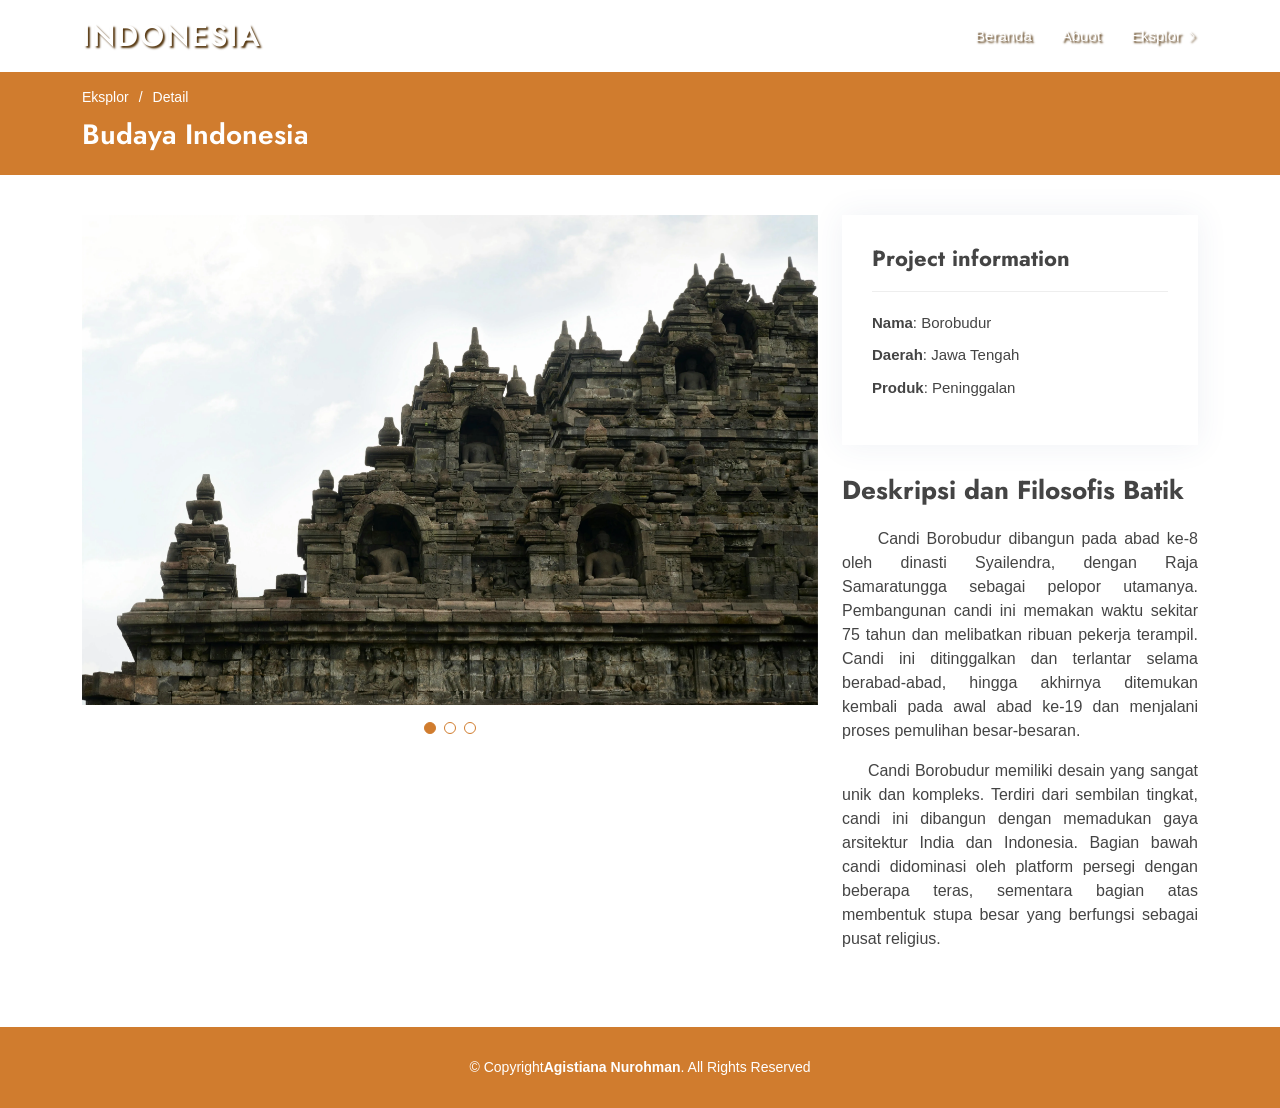
<file: explor-details.html>
<!DOCTYPE html>
<html lang="en">

<head>
  <meta charset="utf-8">
  <meta content="width=device-width, initial-scale=1.0" name="viewport">

  <title>Pesona Indonesia</title>
  <meta content="" name="description">
  <meta content="" name="keywords">

  <!-- Favicons -->
  <link href="assets/img/apple-touch-icon.png" rel="apple-touch-icon">

  <!-- Google Fonts -->
  <link href="https://fonts.googleapis.com/css?family=Open+Sans:300,300i,400,400i,600,600i,700,700i|Jost:300,300i,400,400i,500,500i,600,600i,700,700i|Poppins:300,300i,400,400i,500,500i,600,600i,700,700i" rel="stylesheet">

  <!-- Vendor CSS Files -->
  <link href="assets/vendor/aos/aos.css" rel="stylesheet">
  <link href="assets/vendor/bootstrap/css/bootstrap.min.css" rel="stylesheet">
  <link href="assets/vendor/bootstrap-icons/bootstrap-icons.css" rel="stylesheet">
  <link href="assets/vendor/boxicons/css/boxicons.min.css" rel="stylesheet">
  <link href="assets/vendor/glightbox/css/glightbox.min.css" rel="stylesheet">
  <link href="assets/vendor/remixicon/remixicon.css" rel="stylesheet">
  <link href="assets/vendor/swiper/swiper-bundle.min.css" rel="stylesheet">

  <!-- Template Main CSS File -->
  <link href="assets/css/style.css" rel="stylesheet">


</head>

<body>

  <!-- ======= Header ======= -->
  <header id="header" class="fixed-top">
    <div class="container d-flex align-items-center">
      <h1 class="logo me-auto"><a href="index.html">Indonesia</a></h1>
      <!-- Uncomment below if you prefer to use an image logo -->
      <!-- <a href="index.html" class="logo me-auto"><img src="assets/img/logo.png" alt="" class="img-fluid"></a>-->

      <nav id="navbar" class="navbar">
        <ul>
          <li><a class="nav-link scrollto" href="index.html">Beranda</a></li>
          <li><a class="nav-link scrollto" href="about.html">Abuot</a></li>
          <li><a href="eksplor.html"><span>Eksplor</span> <i class="bi bi-chevron-right"></i></a></li>
            </ul>
          </li>
        </ul>
        <i class="bi bi-list mobile-nav-toggle"></i>
      </nav>
      <!-- .navbar -->
    </div>
  </header>
  <!-- End Header -->

  <main id="main">

    <!-- ======= Breadcrumbs ======= -->
    <section id="breadcrumbs" class="breadcrumbs">
      <div class="container">

        <ol>
          <li><a href="eksplor.html">Eksplor</a></li>
          <li>Detail</li>
        </ol>
        <h2>Budaya Indonesia</h2>

      </div>
    </section><!-- End Breadcrumbs -->

    <!-- ======= Portfolio Details Section ======= -->
    <section id="portfolio-details" class="portfolio-details">
      <div class="container">

        <div class="row gy-4">

          <div class="col-lg-8">
            <div class="portfolio-details-slider swiper">
              <div class="swiper-wrapper align-items-center">

                <div class="swiper-slide">
                  <img src="assets/img/eksplor/borobudur1.webp" alt="foto-borobudur" loading="lazy">
                </div>

                <div class="swiper-slide">
                  <img src="assets/img/eksplor/borobudur2.webp" alt="foto-borobudur" loading="lazy">
                </div>

                <div class="swiper-slide">
                  <img src="assets/img/eksplor/borobudur3.webp" alt="foto-borobudur" loading="lazy">
                </div>

              </div>
              <div class="swiper-pagination"></div>
            </div>
          </div>

          <div class="col-lg-4">
            <div class="portfolio-info">
              <h3>Project information</h3>
              <ul>
                <li><strong>Nama</strong>: Borobudur</li>
                <li><strong>Daerah</strong>: Jawa Tengah</li>
                <li><strong>Produk</strong>: Peninggalan</li>
              </ul>
            </div>
            <div class="portfolio-description">
              <h2>Deskripsi dan Filosofis Batik</h2>
              <p>
                &nbsp;&nbsp;&nbsp;&nbsp; Candi Borobudur dibangun pada abad ke-8 oleh dinasti Syailendra, dengan Raja Samaratungga sebagai pelopor utamanya. Pembangunan candi ini memakan waktu sekitar 75 tahun dan melibatkan ribuan pekerja terampil. Candi ini ditinggalkan dan terlantar selama berabad-abad, hingga akhirnya ditemukan kembali pada awal abad ke-19 dan menjalani proses pemulihan besar-besaran.
              </p>
              <p>
                &nbsp;&nbsp;&nbsp;&nbsp; Candi Borobudur memiliki desain yang sangat unik dan kompleks. Terdiri dari sembilan tingkat, candi ini dibangun dengan memadukan gaya arsitektur India dan Indonesia. Bagian bawah candi didominasi oleh platform persegi dengan beberapa teras, sementara bagian atas membentuk stupa besar yang berfungsi sebagai pusat religius.
              </p>
            </div>
          </div>

        </div>

      </div>
    </section><!-- End Portfolio Details Section -->

  </main><!-- End #main -->

  <!-- ======= Footer ======= -->
  <footer id="footer">

    <div class="container footer-bottom clearfix">
      <div class="copyright">
        &copy; Copyright <strong><span>Agistiana Nurohman</span></strong
        >. All Rights Reserved
      </div>
      <!-- <div class="credits"> -->
        <!-- All the links in the footer should remain intact. -->
        <!-- You can delete the links only if you purchased the pro version. -->
        <!-- Licensing information: https://bootstrapmade.com/license/ -->
        <!-- Purchase the pro version with working PHP/AJAX contact form: https://bootstrapmade.com/arsha-free-bootstrap-html-template-corporate/ -->
        <!-- Designed by <a href="https://bootstrapmade.com/">BootstrapMade</a> -->
      </div>
    </div>
  </footer>
  <!-- End Footer -->

  <div id="preloader"></div>
  <a href="#" class="back-to-top d-flex align-items-center justify-content-center"><i class="bi bi-arrow-up-short"></i></a>

  <!-- Vendor JS Files -->
  <script src="assets/vendor/aos/aos.js"></script>
  <script src="assets/vendor/bootstrap/js/bootstrap.bundle.min.js"></script>
  <script src="assets/vendor/glightbox/js/glightbox.min.js"></script>
  <script src="assets/vendor/isotope-layout/isotope.pkgd.min.js"></script>
  <script src="assets/vendor/swiper/swiper-bundle.min.js"></script>
  <script src="assets/vendor/waypoints/noframework.waypoints.js"></script>
  <script src="assets/vendor/php-email-form/validate.js"></script>

  <!-- Template Main JS File -->
  <script src="assets/js/main.js"></script>

</body>

</html>
</file>
<file: assets/css/style.css>
:root {
  --primary-color: #d07c2e;
  --button-color: #54350d;
  --text-color: rgb(61, 32, 7);
  --Aktive-color: rgb(241, 125, 36);
}
/*--------------------------------------------------------------
# General
--------------------------------------------------------------*/
body {
  font-family: Arial, Helvetica, sans-serif;
  color: #444444;
}

a {
  color: var(--text-color);
  text-decoration: none;
}

a:hover {
  color: var(--Aktive-color);
  text-decoration: none;
}

h1,
h2,
h3,
h4,
h5,
h6 {
  font-family: "Jost", sans-serif;
}

/*--------------------------------------------------------------
# Preloader
--------------------------------------------------------------*/
#preloader {
  position: fixed;
  top: 0;
  left: 0;
  right: 0;
  bottom: 0;
  z-index: 9999;
  overflow: hidden;
  background: var(--primary-color);
}

#preloader:before {
  content: "";
  position: fixed;
  top: calc(50% - 30px);
  left: calc(50% - 30px);
  border: 6px solid var(--primary-color);
  border-top-color: #fff;
  border-bottom-color: #fff;
  border-radius: 50%;
  width: 60px;
  height: 60px;
  animation: animate-preloader 1s linear infinite;
}

@keyframes animate-preloader {
  0% {
    transform: rotate(0deg);
  }

  100% {
    transform: rotate(360deg);
  }
}

/*--------------------------------------------------------------
# Back to top button
--------------------------------------------------------------*/
.back-to-top {
  position: fixed;
  visibility: hidden;
  opacity: 0;
  right: 15px;
  bottom: 15px;
  z-index: 996;
  background: var(--primary-color);
  width: 40px;
  height: 40px;
  border-radius: 50px;
  transition: all 0.4s;
}

.back-to-top i {
  font-size: 24px;
  color: #fff;
  line-height: 0;
}

.back-to-top:hover {
  background: var(--primary-color);
  color: #fff;
}

.back-to-top.active {
  visibility: visible;
  opacity: 1;
}

/*--------------------------------------------------------------
# Header
--------------------------------------------------------------*/
#header {
  transition: all 0.5s;
  z-index: 997;
  padding: 15px 0;
}

#header.header-scrolled,
#header.header-inner-pages {
  background: var(--primary-color);
}

#header .logo {
  font-size: 30px;
  margin: 0;
  padding: 0;
  line-height: 1;
  font-weight: 500;
  letter-spacing: 2px;
  text-transform: uppercase;
  text-shadow: 2px 2px 2px var(--button-color);
}

#header .logo a {
  color: #fff;
}

#header .logo img {
  max-height: 40px;
}

/*--------------------------------------------------------------
# Navigation Menu
--------------------------------------------------------------*/
/**
* Desktop Navigation 
*/
.navbar {
  padding: 0;
  text-align: center;
  text-shadow: 2px 2px 2px var(--button-color);
}

.navbar ul {
  margin: 0;
  padding: 0;
  display: flex;
  list-style: none;
  align-items: center;
}

.navbar li {
  position: relative;
}

.navbar a,
.navbar a:focus {
  display: flex;
  align-items: center;
  justify-content: space-between;
  padding: 10px 0 10px 30px;
  font-size: 15px;
  font-weight: 500;
  color: #fff;
  white-space: nowrap;
  transition: 0.3s;
}

.navbar a i,
.navbar a:focus i {
  font-size: 12px;
  line-height: 0;
  margin-left: 5px;
}

.navbar a:hover,
.navbar .active,
.navbar .active:focus,
.navbar li:hover > a {
  color: #d4d4d4;
}

.navbar .getstarted,
.navbar .getstarted:focus {
  padding: 8px 20px;
  margin-left: 30px;
  border-radius: 50px;
  color: #fff;
  font-size: 14px;
  border: 2px solid #47b2e4;
  font-weight: 600;
}

.navbar .getstarted:hover,
.navbar .getstarted:focus:hover {
  color: #fff;
  background: var(--primary-color);
}

.navbar .dropdown ul {
  display: block;
  position: absolute;
  left: 14px;
  top: calc(100% + 30px);
  margin: 0;
  padding: 10px 0;
  z-index: 99;
  opacity: 0;
  visibility: hidden;
  background: #fff;
  box-shadow: 0px 0px 30px rgba(0, 0, 0, 0.5);
  transition: 0.3s;
  border-radius: 4px;
}

.navbar .dropdown ul li {
  min-width: 200px;
}

.navbar .dropdown ul a {
  padding: 10px 20px;
  font-size: 14px;
  text-transform: none;
  font-weight: 500;
  color: #000;
}

.navbar .dropdown ul a i {
  font-size: 12px;
}

.navbar .dropdown ul a:hover,
.navbar .dropdown ul .active:hover,
.navbar .dropdown ul li:hover > a {
  color: #c8c8c8;
}

.navbar .dropdown:hover > ul {
  opacity: 1;
  top: 100%;
  visibility: visible;
}

.navbar .dropdown .dropdown ul {
  top: 0;
  left: calc(100% - 30px);
  visibility: hidden;
}

.navbar .dropdown .dropdown:hover > ul {
  opacity: 1;
  top: 0;
  left: 100%;
  visibility: visible;
}

@media (max-width: 1366px) {
  .navbar .dropdown .dropdown ul {
    left: -90%;
  }

  .navbar .dropdown .dropdown:hover > ul {
    left: -100%;
  }
}

/**
* Mobile Navigation 
*/
.mobile-nav-toggle {
  color: #fff;
  font-size: 28px;
  cursor: pointer;
  display: none;
  line-height: 0;
  transition: 0.5s;
}

.mobile-nav-toggle.bi-x {
  color: #fff;
}

@media (max-width: 991px) {
  .mobile-nav-toggle {
    display: block;
  }

  .navbar ul {
    display: none;
  }
}

.navbar-mobile {
  position: fixed;
  overflow: hidden;
  top: 0;
  right: 0;
  left: 0;
  bottom: 0;
  transition: 0.3s;
  z-index: 999;
}

.navbar-mobile .mobile-nav-toggle {
  position: absolute;
  top: 15px;
  right: 15px;
  transition: 0.3s;
}

.navbar-mobile ul {
  display: block;
  position: absolute;
  top: 55px;
  right: 15px;
  bottom: 500px;
  left: 15px;
  padding: 10px 0;
  border-radius: 10px;
  background-color: #fff;
  overflow-y: auto;
  transition: 0.3s;
  text-shadow: none;
}

.navbar-mobile a,
.navbar-mobile a:focus {
  padding: 10px 20px;
  font-size: 15px;
  color: var(--primary-color);
  text-shadow: none;
}

.navbar-mobile a:hover,
.navbar-mobile .active,
.navbar-mobile li:hover > a {
  color: #c8c8c8;
}

.navbar-mobile .getstarted,
.navbar-mobile .getstarted:focus {
  margin: 15px;
  color: var(--primary-color);
}

.navbar-mobile .dropdown ul {
  position: static;
  display: none;
  margin: 10px 20px;
  padding: 10px 0;
  z-index: 99;
  opacity: 1;
  visibility: visible;
  background: #fff;
  box-shadow: 0px 0px 30px rgba(127, 137, 161, 0.25);
}

.navbar-mobile .dropdown ul li {
  min-width: 200px;
}

.navbar-mobile .dropdown ul a {
  padding: 10px 20px;
}

.navbar-mobile .dropdown ul a i {
  font-size: 12px;
}

.navbar-mobile .dropdown ul a:hover,
.navbar-mobile .dropdown ul .active:hover,
.navbar-mobile .dropdown ul li:hover > a {
  color: var(--Aktive-color);
}

.navbar-mobile .dropdown > .dropdown-active {
  display: block;
  visibility: visible !important;
}

/*--------------------------------------------------------------
# Hero Section
--------------------------------------------------------------*/
#hero {
  width: 100%;
  height: 80vh;
  background: var(--primary-color);
}

#hero .container {
  padding-top: 72px;
}

#hero h1 {
  margin: 0 0 10px 0;
  font-size: 48px;
  font-weight: 700;
  line-height: 56px;
  color: #fff;
}

#hero h2 {
  color: rgba(255, 255, 255, 0.6);
  margin-bottom: 50px;
  font-size: 20px;
  font-family: Arial, Helvetica, sans-serif;
}

#hero .btn-get-started {
  font-family: "Jost", sans-serif;
  font-weight: 500;
  font-size: 16px;
  letter-spacing: 1px;
  display: inline-block;
  padding: 10px 28px 11px 28px;
  border-radius: 50px;
  transition: 0.5s;
  margin: 10px 0 0 0;
  color: var(--text-color);
  background: #dfdfdf;
}

#hero .btn-get-started:hover {
  background: var(--Aktive-color);
}

#hero .btn-watch-video {
  font-size: 16px;
  display: flex;
  align-items: center;
  transition: 0.5s;
  margin: 10px 0 0 25px;
  color: #fff;
  line-height: 1;
}

#hero .btn-watch-video i {
  line-height: 0;
  color: #fff;
  font-size: 32px;
  transition: 0.3s;
  margin-right: 8px;
}

#hero .btn-watch-video:hover i {
  color: #47b2e4;
}

#hero .animated {
  animation: up-down 2s ease-in-out infinite alternate-reverse both;
}

@media (max-width: 991px) {
  #hero {
    height: 100vh;
    text-align: center;
  }

  #hero .animated {
    animation: none;
  }

  #hero .hero-img {
    text-align: center;
  }

  #hero .hero-img img {
    width: 50%;
  }
}

@media (max-width: 768px) {
  #hero h1 {
    font-size: 28px;
    line-height: 36px;
  }

  #hero h2 {
    font-size: 18px;
    line-height: 24px;
    margin-bottom: 30px;
  }

  #hero .hero-img img {
    width: 70%;
  }
}

@media (max-width: 575px) {
  #hero .hero-img img {
    width: 80%;
  }

  #hero .btn-get-started {
    font-size: 16px;
    padding: 10px 24px 11px 24px;
  }
}

@keyframes up-down {
  0% {
    transform: translateY(10px);
  }

  100% {
    transform: translateY(-10px);
  }
}

/*--------------------------------------------------------------
# Sections General
--------------------------------------------------------------*/
section {
  padding: 60px 0;
  overflow: hidden;
}

.section-bg {
  background-color: #f3f5fa;
}

.section-title {
  text-align: center;
  padding-bottom: 30px;
}

.section-title h2 {
  font-size: 32px;
  font-weight: bold;
  text-transform: uppercase;
  margin-bottom: 20px;
  padding-bottom: 20px;
  position: relative;
  color: var(--text-color);
}

.section-title h2::before {
  content: "";
  position: absolute;
  display: block;
  width: 120px;
  height: 1px;
  background: #ddd;
  bottom: 1px;
  left: calc(50% - 60px);
}

.section-title h2::after {
  content: "";
  position: absolute;
  display: block;
  width: 40px;
  height: 3px;
  background: var(--primary-color);
  bottom: 0;
  left: calc(50% - 20px);
}

.section-title p {
  margin-bottom: 0;
}

/*--------------------------------------------------------------
# Clients
--------------------------------------------------------------*/
.clients {
  padding: 12px 0;
  text-align: center;
}

.clients img {
  transition: all 0.4s ease-in-out;
  display: inline-block;
  padding: 15px 0;
  filter: grayscale(100);
}

.clients img:hover {
  filter: none;
  transform: scale(1.1);
}

@media (max-width: 768px) {
  .clients img {
    max-width: 40%;
  }
}

/*--------------------------------------------------------------
# About Us
--------------------------------------------------------------*/
.definisi {
  text-align: center;
}
.definisi .container .content div p {
  text-align: justify;
}
.definisi .content h3 {
  font-weight: 600;
  font-size: 26px;
}

.definisi .content ul {
  list-style: none;
  padding: 0;
}

.definisi .content ul li {
  padding-left: 28px;
  position: relative;
}

.definisi .content ul li + li {
  margin-top: 10px;
}

.definisi .content ul i {
  position: absolute;
  left: 0;
  top: 2px;
  font-size: 20px;
  color: #47b2e4;
  line-height: 1;
}

.definisi .content p:last-child {
  margin-bottom: 0;
}

.definisi .content .btn-learn-more {
  font-family: "Poppins", sans-serif;
  font-weight: 500;
  font-size: 14px;
  letter-spacing: 1px;
  display: inline-block;
  padding: 12px 32px;
  border-radius: 4px;
  transition: 0.3s;
  line-height: 1;
  color: #47b2e4;
  animation-delay: 0.8s;
  margin-top: 6px;
  border: 2px solid #47b2e4;
}

.definisi .content .btn-learn-more:hover {
  background: #47b2e4;
  color: #fff;
  text-decoration: none;
}

/*--------------------------------------------------------------
# Why Us
--------------------------------------------------------------*/
.why-us .content {
  padding: 60px 100px 0 100px;
}

.why-us .content h3 {
  font-weight: 400;
  font-size: 34px;
  color: #a87943;
}

.why-us .content h4 {
  font-size: 20px;
  font-weight: 700;
  margin-top: 5px;
}

.why-us .content p {
  font-size: 15px;
  color: #848484;
}

.why-us .img {
  background-size: contain;
  background-repeat: no-repeat;
  background-position: center;
}

.why-us .accordion-list {
  padding: 0 100px 60px 100px;
}

.why-us .accordion-list ul {
  padding: 0;
  list-style: none;
}

.why-us .accordion-list li + li {
  margin-top: 15px;
}

.why-us .accordion-list li {
  padding: 20px;
  background: #fff;
  border-radius: 4px;
}

.why-us .accordion-list a {
  display: block;
  position: relative;
  font-family: "Poppins", sans-serif;
  font-size: 16px;
  line-height: 24px;
  font-weight: 500;
  padding-right: 30px;
  outline: none;
  cursor: pointer;
}

.why-us .accordion-list span {
  color: #a87943;
  font-weight: 600;
  font-size: 18px;
  padding-right: 10px;
}

.why-us .accordion-list i {
  font-size: 24px;
  position: absolute;
  right: 0;
  top: 0;
}

.why-us .accordion-list p {
  margin-bottom: 0;
  padding: 10px 0 0 0;
}

.why-us .accordion-list .icon-show {
  display: none;
}

.why-us .accordion-list a.collapsed {
  color: #343a40;
}

.why-us .accordion-list a.collapsed:hover {
  color: #a87943;
}

.why-us .accordion-list a.collapsed .icon-show {
  display: inline-block;
}

.why-us .accordion-list a.collapsed .icon-close {
  display: none;
}

@media (max-width: 1024px) {
  .why-us .content,
  .why-us .accordion-list {
    padding-left: 0;
    padding-right: 0;
  }
}

@media (max-width: 992px) {
  .why-us .img {
    min-height: 400px;
  }

  .why-us .content {
    padding-top: 30px;
  }

  .why-us .accordion-list {
    padding-bottom: 30px;
  }
}

@media (max-width: 575px) {
  .why-us .img {
    min-height: 200px;
  }
}

/*--------------------------------------------------------------
# Skills
--------------------------------------------------------------*/
.skills .content h3 {
  font-weight: 700;
  font-size: 32px;
  color: #37517e;
  font-family: "Poppins", sans-serif;
}

.skills .content ul {
  list-style: none;
  padding: 0;
}

.skills .content ul li {
  padding-bottom: 10px;
}

.skills .content ul i {
  font-size: 20px;
  padding-right: 4px;
  color: #47b2e4;
}

.skills .content p:last-child {
  margin-bottom: 0;
}

.skills .progress {
  height: 60px;
  display: block;
  background: none;
  border-radius: 0;
}

.skills .progress .skill {
  padding: 0;
  margin: 0 0 6px 0;
  text-transform: uppercase;
  display: block;
  font-weight: 600;
  font-family: "Poppins", sans-serif;
  color: #37517e;
}

.skills .progress .skill .val {
  float: right;
  font-style: normal;
}

.skills .progress-bar-wrap {
  background: #e8edf5;
  height: 10px;
}

.skills .progress-bar {
  width: 1px;
  height: 10px;
  transition: 0.9s;
  background-color: #4668a2;
}

/*--------------------------------------------------------------
# Services
--------------------------------------------------------------*/
.services .icon-box {
  box-shadow: 0px 0 25px 0 rgba(0, 0, 0, 0.1);
  padding: 50px 30px;
  transition: all ease-in-out 0.4s;
  background: #fff;
}

.services .icon-box .icon {
  margin-bottom: 10px;
}

.services .icon-box .icon i {
  color: #47b2e4;
  font-size: 36px;
  transition: 0.3s;
}

.services .icon-box h4 {
  font-weight: 500;
  margin-bottom: 15px;
  font-size: 24px;
}

.services .icon-box h4 a {
  color: #37517e;
  transition: ease-in-out 0.3s;
}

.services .icon-box p {
  line-height: 24px;
  font-size: 14px;
  margin-bottom: 0;
}

.services .icon-box:hover {
  transform: translateY(-10px);
}

.services .icon-box:hover h4 a {
  color: #47b2e4;
}

/*--------------------------------------------------------------
# Cta
--------------------------------------------------------------*/
.cta {
  background: linear-gradient(rgba(40, 58, 90, 0.9), rgba(40, 58, 90, 0.9)), url("../img/cta-bg.jpg") fixed center center;
  background-size: cover;
  padding: 120px 0;
}

.cta h3 {
  color: #fff;
  font-size: 28px;
  font-weight: 700;
}

.cta p {
  color: #fff;
}

.cta .cta-btn {
  font-family: "Jost", sans-serif;
  font-weight: 500;
  font-size: 16px;
  letter-spacing: 1px;
  display: inline-block;
  padding: 12px 40px;
  border-radius: 50px;
  transition: 0.5s;
  margin: 10px;
  border: 2px solid #fff;
  color: #fff;
}

.cta .cta-btn:hover {
  background: #47b2e4;
  border: 2px solid #47b2e4;
}

@media (max-width: 1024px) {
  .cta {
    background-attachment: scroll;
  }
}

@media (min-width: 769px) {
  .cta .cta-btn-container {
    display: flex;
    align-items: center;
    justify-content: flex-end;
  }
}

/*--------------------------------------------------------------
# Portfolio
--------------------------------------------------------------*/
.portfolio #portfolio-flters {
  list-style: none;
  margin-bottom: 20px;
}

.portfolio #portfolio-flters li {
  cursor: pointer;
  display: inline-block;
  margin: 10px 5px;
  font-size: 15px;
  font-weight: 500;
  line-height: 1;
  color: #444444;
  transition: all 0.3s;
  padding: 8px 20px;
  border-radius: 50px;
  font-family: "Poppins", sans-serif;
}

.portfolio #portfolio-flters li:hover,
.portfolio #portfolio-flters li.filter-active {
  background: var(--primary-color);
  color: #fff;
}

.portfolio .portfolio-item {
  margin-bottom: 30px;
}

.portfolio .portfolio-item .portfolio-img {
  overflow: hidden;
}

.portfolio .portfolio-item .portfolio-img img {
  transition: all 0.6s;
}

.portfolio .portfolio-item .portfolio-info {
  opacity: 0;
  position: absolute;
  left: 15px;
  bottom: 0;
  z-index: 3;
  right: 15px;
  transition: all 0.3s;
  background: var(--primary-color);
  padding: 10px 15px;
}

.portfolio .portfolio-item .portfolio-info h4 {
  font-size: 18px;
  font-weight: 600;
  color: #fff;
  margin-bottom: 0px;
}

.portfolio .portfolio-item .portfolio-info p {
  color: #efefef;
  font-size: 14px;
  margin-bottom: 0;
}
.portfolio .portfolio-item .portfolio-info p ~ p {
  font-style: italic;
}
.portfolio .portfolio-item .portfolio-info .preview-link,
.portfolio .portfolio-item .portfolio-info .details-link {
  position: absolute;
  right: 40px;
  font-size: 24px;
  top: calc(50% - 18px);
  color: #fff;
  transition: 0.3s;
}

.portfolio .portfolio-item .portfolio-info .preview-link:hover,
.portfolio .portfolio-item .portfolio-info .details-link:hover {
  color: var(--primary-color);
}

.portfolio .portfolio-item .portfolio-info .details-link {
  right: 10px;
}

.portfolio .portfolio-item:hover .portfolio-img img {
  transform: scale(1.15);
}

.portfolio .portfolio-item:hover .portfolio-info {
  opacity: 1;
}

/*--------------------------------------------------------------
# Portfolio Details
--------------------------------------------------------------*/
.portfolio-details {
  padding-top: 40px;
}

.portfolio-details .portfolio-details-slider img {
  width: 100%;
}

.portfolio-details .portfolio-details-slider .swiper-pagination {
  margin-top: 20px;
  position: relative;
}

.portfolio-details .portfolio-details-slider .swiper-pagination .swiper-pagination-bullet {
  width: 12px;
  height: 12px;
  background-color: #fff;
  opacity: 1;
  border: 1px solid var(--primary-color);
}

.portfolio-details .portfolio-details-slider .swiper-pagination .swiper-pagination-bullet-active {
  background-color: var(--primary-color);
}

.portfolio-details .portfolio-info {
  padding: 30px;
  box-shadow: 0px 0 30px rgba(55, 81, 126, 0.08);
}

.portfolio-details .portfolio-info h3 {
  font-size: 22px;
  font-weight: 700;
  margin-bottom: 20px;
  padding-bottom: 20px;
  border-bottom: 1px solid #eee;
}

.portfolio-details .portfolio-info ul {
  list-style: none;
  padding: 0;
  font-size: 15px;
}

.portfolio-details .portfolio-info ul li + li {
  margin-top: 10px;
}

.portfolio-details .portfolio-description {
  padding-top: 30px;
  text-align: justify;
}

.portfolio-details .portfolio-description h2 {
  font-size: 26px;
  font-weight: 700;
  margin-bottom: 20px;
}

.portfolio-details .portfolio-description p {
  padding: 0;
}

/*--------------------------------------------------------------
# Pricing
--------------------------------------------------------------*/
.pricing .row {
  padding-top: 40px;
}

.pricing .box {
  padding: 60px 40px;
  box-shadow: 0 3px 20px -2px rgba(20, 45, 100, 0.1);
  background: #fff;
  height: 100%;
  border-top: 4px solid #fff;
  border-radius: 5px;
}

.pricing h3 {
  font-weight: 500;
  margin-bottom: 15px;
  font-size: 20px;
  color: #37517e;
}

.pricing h4 {
  font-size: 48px;
  color: #37517e;
  font-weight: 400;
  font-family: "Jost", sans-serif;
  margin-bottom: 25px;
}

.pricing h4 sup {
  font-size: 28px;
}

.pricing h4 span {
  color: #47b2e4;
  font-size: 18px;
  display: block;
}

.pricing ul {
  padding: 20px 0;
  list-style: none;
  color: #999;
  text-align: left;
  line-height: 20px;
}

.pricing ul li {
  padding: 10px 0 10px 30px;
  position: relative;
}

.pricing ul i {
  color: #28a745;
  font-size: 24px;
  position: absolute;
  left: 0;
  top: 6px;
}

.pricing ul .na {
  color: #ccc;
}

.pricing ul .na i {
  color: #ccc;
}

.pricing ul .na span {
  text-decoration: line-through;
}

.pricing .buy-btn {
  display: inline-block;
  padding: 12px 35px;
  border-radius: 50px;
  color: #47b2e4;
  transition: none;
  font-size: 16px;
  font-weight: 500;
  font-family: "Jost", sans-serif;
  transition: 0.3s;
  border: 1px solid #47b2e4;
}

.pricing .buy-btn:hover {
  background: #47b2e4;
  color: #fff;
}

.pricing .featured {
  border-top-color: #47b2e4;
}

.pricing .featured .buy-btn {
  background: #47b2e4;
  color: #fff;
}

.pricing .featured .buy-btn:hover {
  background: #23a3df;
}

@media (max-width: 992px) {
  .pricing .box {
    max-width: 60%;
    margin: 0 auto 30px auto;
  }
}

@media (max-width: 767px) {
  .pricing .box {
    max-width: 80%;
    margin: 0 auto 30px auto;
  }
}

@media (max-width: 420px) {
  .pricing .box {
    max-width: 100%;
    margin: 0 auto 30px auto;
  }
}

/*--------------------------------------------------------------
# Frequently Asked Questions
--------------------------------------------------------------*/
.faq .faq-list {
  padding: 0 100px;
}

.faq .faq-list ul {
  padding: 0;
  list-style: none;
}

.faq .faq-list li + li {
  margin-top: 15px;
}

.faq .faq-list li {
  padding: 20px;
  background: #fff;
  border-radius: 4px;
  position: relative;
}

.faq .faq-list a {
  display: block;
  position: relative;
  font-family: "Poppins", sans-serif;
  font-size: 16px;
  line-height: 24px;
  font-weight: 500;
  padding: 0 30px;
  outline: none;
  cursor: pointer;
}

.faq .faq-list .icon-help {
  font-size: 24px;
  position: absolute;
  right: 0;
  left: 20px;
  color: #47b2e4;
}

.faq .faq-list .icon-show,
.faq .faq-list .icon-close {
  font-size: 24px;
  position: absolute;
  right: 0;
  top: 0;
}

.faq .faq-list p {
  margin-bottom: 0;
  padding: 10px 0 0 0;
}

.faq .faq-list .icon-show {
  display: none;
}

.faq .faq-list a.collapsed {
  color: #37517e;
  transition: 0.3s;
}

.faq .faq-list a.collapsed:hover {
  color: #47b2e4;
}

.faq .faq-list a.collapsed .icon-show {
  display: inline-block;
}

.faq .faq-list a.collapsed .icon-close {
  display: none;
}

@media (max-width: 1200px) {
  .faq .faq-list {
    padding: 0;
  }
}

/*--------------------------------------------------------------
# Contact
--------------------------------------------------------------*/
.profil {
  box-shadow: 1px 1px 1px rgba(0, 0, 0, 0.738);
}

.profil .gap-5 {
  box-shadow: 0 0 2px rgba(0, 0, 0, 0.738);
  border-radius: 15px;
  padding: 10px;
  background-color: var(--primary-color);
  color: #fff;
}

.profil img {
  border-radius: 20px;
  width: 140px;
}

.contact .info {
  border-top: 3px solid var(--primary-color);
  border-bottom: 3px solid var(--primary-color);
  padding: 30px;
  background: #fff;
  width: 100%;
  box-shadow: 0 0 24px 0 rgba(0, 0, 0, 0.1);
}

.contact .info i {
  font-size: 20px;
  color: var(--text-color);
  float: left;
  width: 44px;
  height: 44px;
  background: #fff4e1;
  display: flex;
  justify-content: center;
  align-items: center;
  border-radius: 50px;
  transition: all 0.3s ease-in-out;
}

.contact .info h4 {
  padding: 0 0 0 60px;
  font-size: 22px;
  font-weight: 600;
  margin-bottom: 5px;
  color: var(--text-color);
}

.contact .info p {
  padding: 0 0 10px 60px;
  margin-bottom: 20px;
  font-size: 14px;
  color: #000;
}

.contact .info .email p {
  padding-top: 5px;
}

.contact .info .social-links {
  padding-left: 60px;
}

.contact .info .social-links a {
  font-size: 18px;
  display: inline-block;
  background: #333;
  color: #fff;
  line-height: 1;
  padding: 8px 0;
  border-radius: 50%;
  text-align: center;
  width: 36px;
  height: 36px;
  transition: 0.3s;
  margin-right: 10px;
}

.contact .info .social-links a:hover {
  background: var(--button-color);
  color: #fff;
}

.contact .info .email:hover i,
.contact .info .address:hover i,
.contact .info .phone:hover i {
  background: var(--primary-color);
  color: #fff;
}

.contact .php-email-form {
  width: 100%;
  border-top: 3px solid var(--primary-color);
  border-bottom: 3px solid var(--primary-color);
  padding: 30px;
  color: var(--text-color);
  background: #fff;
  box-shadow: 0 0 24px 0 rgba(0, 0, 0, 0.12);
}

.contact .php-email-form .form-group {
  padding-bottom: 8px;
}

.contact .php-email-form .validate {
  display: none;
  color: red;
  margin: 0 0 15px 0;
  font-weight: 400;
  font-size: 13px;
}

.contact .php-email-form .error-message {
  display: none;
  color: #fff;
  background: #ed3c0d;
  text-align: left;
  padding: 15px;
  font-weight: 600;
}

.contact .php-email-form .error-message br + br {
  margin-top: 25px;
}

.contact .php-email-form .sent-message {
  display: none;
  color: #fff;
  background: #18d26e;
  text-align: center;
  padding: 15px;
  font-weight: 600;
}

.contact .php-email-form .loading {
  display: none;
  background: #fff;
  text-align: center;
  padding: 15px;
}

.contact .php-email-form .loading:before {
  content: "";
  display: inline-block;
  border-radius: 50%;
  width: 24px;
  height: 24px;
  margin: 0 10px -6px 0;
  border: 3px solid var(--primary-color);
  border-top-color: #eee;
  animation: animate-loading 1s linear infinite;
}

.contact .php-email-form .form-group {
  margin-bottom: 20px;
}

.contact .php-email-form label {
  padding-bottom: 8px;
}

.contact .php-email-form input,
.contact .php-email-form textarea {
  border-radius: 0;
  box-shadow: none;
  font-size: 14px;
  border-radius: 4px;
}

.contact .php-email-form input:focus,
.contact .php-email-form textarea:focus {
  border-color: var(--button-color);
}

.contact .php-email-form input {
  height: 44px;
}

.contact .php-email-form textarea {
  padding: 10px 12px;
}

.contact .php-email-form button[type="submit"] {
  background: var(--primary-color);
  border: 0;
  padding: 12px 34px;
  color: #fff;
  transition: 0.4s;
  border-radius: 50px;
}

.contact .php-email-form button[type="submit"]:hover {
  background: var(--button-color);
}

@keyframes animate-loading {
  0% {
    transform: rotate(0deg);
  }

  100% {
    transform: rotate(360deg);
  }
}

/*--------------------------------------------------------------
# Breadcrumbs
--------------------------------------------------------------*/
.breadcrumbs {
  padding: 15px 0;
  background: var(--primary-color);
  min-height: 40px;
  margin-top: 72px;
  color: #fff;
}

@media (max-width: 992px) {
  .breadcrumbs {
    margin-top: 68px;
  }
}

.breadcrumbs h2 {
  font-size: 28px;
  font-weight: 600;
}

.breadcrumbs ol {
  display: flex;
  flex-wrap: wrap;
  list-style: none;
  padding: 0 0 10px 0;
  margin: 0;
  font-size: 14px;
}

.breadcrumbs ol li a {
  color: #fff;
}

.breadcrumbs ol li + li {
  padding-left: 10px;
}

.breadcrumbs ol li + li::before {
  display: inline-block;
  padding-right: 10px;
  content: "/";
}

/*--------------------------------------------------------------
# Footer
--------------------------------------------------------------*/
#footer {
  font-size: 14px;
  background: var(--primary-color);
}

#footer .footer-newsletter {
  padding: 50px 0;
  background: #f3f5fa;
  text-align: center;
  font-size: 15px;
  color: #444444;
}

#footer .footer-newsletter h4 {
  font-size: 24px;
  margin: 0 0 20px 0;
  padding: 0;
  line-height: 1;
  font-weight: 600;
  color: #5e2d1f;
}

#footer .footer-newsletter form {
  margin-top: 30px;
  background: #fff;
  padding: 6px 10px;
  position: relative;
  border-radius: 50px;
  box-shadow: 0px 2px 15px rgba(0, 0, 0, 0.06);
  text-align: left;
}

#footer .footer-newsletter form input[type="email"] {
  border: 0;
  padding: 4px 8px;
  width: calc(100% - 100px);
}

#footer .footer-newsletter form input[type="submit"] {
  position: absolute;
  top: 0;
  right: 0;
  bottom: 0;
  border: 0;
  background: none;
  font-size: 16px;
  padding: 0 20px;
  background: #47b2e4;
  color: #fff;
  transition: 0.3s;
  border-radius: 50px;
  box-shadow: 0px 2px 15px rgba(0, 0, 0, 0.1);
}

#footer .footer-newsletter form input[type="submit"]:hover {
  background: #209dd8;
}

#footer .footer-top {
  padding: 60px 0 30px 0;
  background: #fff;
}

#footer .footer-top .footer-contact {
  margin-bottom: 30px;
}

#footer .footer-top .footer-contact h3 {
  font-size: 28px;
  margin: 0 0 10px 0;
  padding: 2px 0 2px 0;
  line-height: 1;
  text-transform: uppercase;
  font-weight: 600;
  color: #37517e;
}

#footer .footer-top .footer-contact p {
  font-size: 14px;
  line-height: 24px;
  margin-bottom: 0;
  font-family: "Jost", sans-serif;
  color: #5e5e5e;
}

#footer .footer-top h4 {
  font-size: 16px;
  font-weight: bold;
  color: #5e2d1f;
  position: relative;
  padding-bottom: 12px;
}

#footer .footer-top .footer-links {
  margin-bottom: 30px;
}

#footer .footer-top .footer-links ul {
  list-style: none;
  padding: 0;
  margin: 0;
}

#footer .footer-top .footer-links ul i {
  padding-right: 2px;
  color: #5e2d1f;
  font-size: 18px;
  line-height: 1;
}

#footer .footer-top .footer-links ul li {
  padding: 10px 0;
  display: flex;
  align-items: center;
}

#footer .footer-top .footer-links ul li:first-child {
  padding-top: 0;
}

#footer .footer-top .footer-links ul a {
  color: #777777;
  transition: 0.3s;
  display: inline-block;
  line-height: 1;
}

#footer .footer-top .footer-links ul a:hover {
  text-decoration: none;
  color: #e4aa47;
}

#footer .footer-top .social-links a {
  font-size: 18px;
  display: inline-block;
  background: #47b2e4;
  color: #fff;
  line-height: 1;
  padding: 8px 0;
  margin-right: 4px;
  border-radius: 50%;
  text-align: center;
  width: 36px;
  height: 36px;
  transition: 0.3s;
}

#footer .footer-top .social-links a:hover {
  background: var(--primary-color);
  color: #fff;
  text-decoration: none;
}

#footer .footer-bottom {
  padding-top: 30px;
  padding-bottom: 30px;
  color: #fff;
}

#footer .copyright {
  display: flex;
  justify-content: center;
}

#footer .credits {
  float: right;
  font-size: 13px;
}

#footer .credits a {
  transition: 0.3s;
}

@media (max-width: 768px) {
  #footer .footer-bottom {
    padding-top: 20px;
    padding-bottom: 20px;
  }

  #footer .copyright,
  #footer .credits {
    text-align: center;
    float: none;
  }

  #footer .credits {
    padding-top: 4px;
  }
}
</file>
<file: assets/css/explor.css>
:root {
  --text-primary: #1d1d1d;
  --text-secondary: #1b98e0;
  --primary-color: #d07c2e;
  --button-color: #54350d;
  --text-color: rgb(61, 32, 7);
  --Aktive-color: rgb(241, 125, 36);
}
/*--------------------------------------------------------------
# General
--------------------------------------------------------------*/
body {
  font-family: Arial, Helvetica, sans-serif;
  color: #444444;
}

a {
  color: var(--text-color);
  text-decoration: none;
}

a:hover {
  color: var(--Aktive-color);
  text-decoration: none;
}

h1,
h2,
h3,
h4,
h5,
h6 {
  font-family: "Jost", sans-serif;
}

/*--------------------------------------------------------------
# Preloader
--------------------------------------------------------------*/
#preloader {
  position: fixed;
  top: 0;
  left: 0;
  right: 0;
  bottom: 0;
  z-index: 9999;
  overflow: hidden;
  background: var(--primary-color);
}

#preloader:before {
  content: "";
  position: fixed;
  top: calc(50% - 30px);
  left: calc(50% - 30px);
  border: 6px solid var(--primary-color);
  border-top-color: #fff;
  border-bottom-color: #fff;
  border-radius: 50%;
  width: 60px;
  height: 60px;
  animation: animate-preloader 1s linear infinite;
}

@keyframes animate-preloader {
  0% {
    transform: rotate(0deg);
  }

  100% {
    transform: rotate(360deg);
  }
}

/*--------------------------------------------------------------
# Back to top button
--------------------------------------------------------------*/
.back-to-top {
  position: fixed;
  visibility: hidden;
  opacity: 0;
  right: 15px;
  bottom: 15px;
  z-index: 996;
  background: var(--primary-color);
  width: 40px;
  height: 40px;
  border-radius: 50px;
  transition: all 0.4s;
}

.back-to-top i {
  font-size: 24px;
  color: #fff;
  line-height: 0;
}

.back-to-top:hover {
  background: var(--primary-color);
  color: #fff;
}

.back-to-top.active {
  visibility: visible;
  opacity: 1;
}

/*--------------------------------------------------------------
# Header
--------------------------------------------------------------*/
#header {
  transition: all 0.5s;
  z-index: 997;
  padding: 15px 0;
}

#header.header-scrolled,
#header.header-inner-pages {
  background: var(--primary-color);
}

#header .logo {
  font-size: 30px;
  margin: 0;
  padding: 0;
  line-height: 1;
  font-weight: 500;
  letter-spacing: 2px;
  text-transform: uppercase;
  text-shadow: 2px 2px 2px var(--button-color);
}

#header .logo a {
  color: #fff;
}

#header .logo img {
  max-height: 40px;
}

/*--------------------------------------------------------------
# Navigation Menu
--------------------------------------------------------------*/
/**
* Desktop Navigation 
*/
.navbar {
  padding: 0;
  text-align: center;
  text-shadow: 2px 2px 2px var(--button-color);
}

.navbar ul {
  margin: 0;
  padding: 0;
  display: flex;
  list-style: none;
  align-items: center;
}

.navbar li {
  position: relative;
}

.navbar a,
.navbar a:focus {
  display: flex;
  align-items: center;
  justify-content: space-between;
  padding: 10px 0 10px 30px;
  font-size: 15px;
  font-weight: 500;
  color: #fff;
  white-space: nowrap;
  transition: 0.3s;
}

.navbar a i,
.navbar a:focus i {
  font-size: 12px;
  line-height: 0;
  margin-left: 5px;
}

.navbar a:hover,
.navbar .active,
.navbar .active:focus,
.navbar li:hover > a {
  color: #d4d4d4;
}

.navbar .getstarted,
.navbar .getstarted:focus {
  padding: 8px 20px;
  margin-left: 30px;
  border-radius: 50px;
  color: #fff;
  font-size: 14px;
  border: 2px solid #47b2e4;
  font-weight: 600;
}

.navbar .getstarted:hover,
.navbar .getstarted:focus:hover {
  color: #fff;
  background: var(--primary-color);
}

.navbar .dropdown ul {
  display: block;
  position: absolute;
  left: 14px;
  top: calc(100% + 30px);
  margin: 0;
  padding: 10px 0;
  z-index: 99;
  opacity: 0;
  visibility: hidden;
  background: #fff;
  box-shadow: 0px 0px 30px rgba(0, 0, 0, 0.5);
  transition: 0.3s;
  border-radius: 4px;
}

.navbar .dropdown ul li {
  min-width: 200px;
}

.navbar .dropdown ul a {
  padding: 10px 20px;
  font-size: 14px;
  text-transform: none;
  font-weight: 500;
  color: #000;
}

.navbar .dropdown ul a i {
  font-size: 12px;
}

.navbar .dropdown ul a:hover,
.navbar .dropdown ul .active:hover,
.navbar .dropdown ul li:hover > a {
  color: #c8c8c8;
}

.navbar .dropdown:hover > ul {
  opacity: 1;
  top: 100%;
  visibility: visible;
}

.navbar .dropdown .dropdown ul {
  top: 0;
  left: calc(100% - 30px);
  visibility: hidden;
}

.navbar .dropdown .dropdown:hover > ul {
  opacity: 1;
  top: 0;
  left: 100%;
  visibility: visible;
}

@media (max-width: 1366px) {
  .navbar .dropdown .dropdown ul {
    left: -90%;
  }

  .navbar .dropdown .dropdown:hover > ul {
    left: -100%;
  }
}

/**
* Mobile Navigation 
*/
.mobile-nav-toggle {
  color: #fff;
  font-size: 28px;
  cursor: pointer;
  display: none;
  line-height: 0;
  transition: 0.5s;
}

.mobile-nav-toggle.bi-x {
  color: #fff;
}

@media (max-width: 991px) {
  .mobile-nav-toggle {
    display: block;
  }

  .navbar ul {
    display: none;
  }
}

.navbar-mobile {
  position: fixed;
  overflow: hidden;
  top: 0;
  right: 0;
  left: 0;
  bottom: 0;
  transition: 0.3s;
  z-index: 999;
}

.navbar-mobile .mobile-nav-toggle {
  position: absolute;
  top: 15px;
  right: 15px;
  transition: 0.3s;
}

.navbar-mobile ul {
  display: block;
  position: absolute;
  top: 55px;
  right: 15px;
  bottom: 500px;
  left: 15px;
  padding: 10px 0;
  border-radius: 10px;
  background-color: #fff;
  overflow-y: auto;
  transition: 0.3s;
  text-shadow: none;
}

.navbar-mobile a,
.navbar-mobile a:focus {
  padding: 10px 20px;
  font-size: 15px;
  color: var(--primary-color);
  text-shadow: none;
}

.navbar-mobile a:hover,
.navbar-mobile .active,
.navbar-mobile li:hover > a {
  color: #c8c8c8;
}

.navbar-mobile .getstarted,
.navbar-mobile .getstarted:focus {
  margin: 15px;
  color: var(--primary-color);
}

.navbar-mobile .dropdown ul {
  position: static;
  display: none;
  margin: 10px 20px;
  padding: 10px 0;
  z-index: 99;
  opacity: 1;
  visibility: visible;
  background: #fff;
  box-shadow: 0px 0px 30px rgba(127, 137, 161, 0.25);
}

.navbar-mobile .dropdown ul li {
  min-width: 200px;
}

.navbar-mobile .dropdown ul a {
  padding: 10px 20px;
}

.navbar-mobile .dropdown ul a i {
  font-size: 12px;
}

.navbar-mobile .dropdown ul a:hover,
.navbar-mobile .dropdown ul .active:hover,
.navbar-mobile .dropdown ul li:hover > a {
  color: var(--Aktive-color);
}

.navbar-mobile .dropdown > .dropdown-active {
  display: block;
  visibility: visible !important;
}

#keindahan {
  padding-top: 150px;
}

#keindahan .kotak {
  display: flex;
  padding: 24px;
  flex-direction: column;
  justify-content: space-between;
  align-items: flex-start;
  align-self: stretch;

  border-radius: 16px;
  background: var(--monochrome-10, #f8f8f8);
}

.keindahan2 {
  margin-top: 120px;
}

h5 {
  color: var(--monochrome-100, #1d1d1d);

  /* h5 */
  font-family: Anek Bangla;
  font-size: 24px;
  font-style: normal;
  font-weight: 500;
  line-height: 100%;
  /* 24px */
}

.title1 {
  color: var(--Monochrome-100, #1d1d1d);

  /* Title 1 */
  font-family: Anek Bangla;
  font-size: 20px;
  font-style: normal;
  font-weight: 500;
  line-height: 100%;
  /* 20px */
}

.title2 {
  color: var(--monochrome-100, #1d1d1d);

  /* Title 2 */
  font-family: Anek Bangla;
  font-size: 18px;
  font-style: normal;
  font-weight: 400;
  line-height: normal;
  letter-spacing: -0.18px;
}

.title3 {
  color: var(--Monochrome-100, #1d1d1d);
  font-family: Anek Bangla;
  font-size: 18px;
  font-style: normal;
  font-weight: 500;
  line-height: 100%;
}

h3 {
  color: #000;
  font-family: Anek Bangla;
  font-size: 40px;
  font-style: normal;
  font-weight: 400;
  line-height: 130%;
}

.body-light {
  color: var(--Monochrome-100, #1d1d1d);
  font-family: Almarai;
  font-size: 15px;
  font-style: normal;
  font-weight: 100;
}

.card-keindahan {
  background-image: url("../img/keindahan1.png");
  width: 100%;
  height: 100%;
  background-repeat: no-repeat;
}

#keindahan .card-title {
  padding-top: 270px;
  padding-left: 16px;
  color: #fff;
  font-family: Anek Bangla;
  font-size: 20px;
  font-style: normal;
  font-weight: 600;
  line-height: normal;
  letter-spacing: -0.2px;
}

#keindahan .card-text {
  padding-left: 16px;
  color: var(--monochrome-0, #fff);
  font-family: Almarai;
  font-size: 15px;
  font-style: normal;
  font-weight: 400;
  line-height: 180%;
}

#keindahan h6 {
  margin-bottom: -5px;
}

#keindahan .col-keindahan {
  width: 292px;
  height: 409px;
}

.card-tags {
  padding: 2px 16px;
  gap: 10px;
  border-radius: 30px;
  border: 1px solid var(--monochrome-0, #fff);
  background-color: transparent;
  color: #fff;
  margin-top: -12px;
}

/* Forum */
/* #forum-home {
  margin-top: 20px;
  background-color: #ECECEC;
} */

#forum-home .forum-col {
  border-radius: 16px;
  background: var(--Monochrome-10, #f8f8f8);

  display: flex;
  padding: 24px;
  flex-direction: column;
  justify-content: center;
  align-items: flex-start;
  gap: 16px;
}

#forum .forum-col {
  border-radius: 16px;
  background: var(--Monochrome-10, #f8f8f8);
  display: flex;
  padding: 24px;
  flex-direction: column;
  justify-content: center;
  align-items: flex-start;
}

#forum-home .image-container {
  position: relative;
  overflow: hidden;
}

#forum-home .text-over-forum {
  position: absolute;
  bottom: 60px;
  left: 50%;
  transform: translateX(-50%);
  color: white;
  text-align: center;
}

#forum-home h4 {
  margin-bottom: 20px;
}

.underline {
  text-decoration: none;
}

.underline:hover {
  text-decoration: underline;
}

#forum-home .berdiskusi {
  display: inline-block;
  /* Change to inline-block for better centering */
  padding: 12px 32px;
  border-radius: 32px;
  background: rgba(255, 255, 255, 0.1);
  border: 1px solid transparent;
  backdrop-filter: blur(4px);
  color: white;
}

#forum-home .berdiskusi:hover {
  border: 1px solid rgba(255, 255, 255, 0.5);
}

#kebudayaan-home .text-over-image {
  position: absolute;
  bottom: -40px;
  left: 140px;
  transform: translate(-50%, -50%);
  color: white;
}

#kebudayaan-home .card-tags {
  padding: 2px 16px;
  gap: 10px;
  border-radius: 30px;
  border: 1px solid var(--monochrome-0, #fff);
  background-color: transparent;
  color: #fff;
}

#kebudayaan-home h6 {
  margin-bottom: -3px;
}

#kebudayaan-home p {
  margin-bottom: 7px;
}

/* tes-home */
#tes-home {
  padding-top: 100px;
  padding-bottom: 100px;
}

#tes-home .col-md-8 {
  display: flex;
  width: 818px;
  padding: 32px;
  flex-direction: column;
  align-items: flex-end;
  gap: 48px;

  border-radius: 16px;
  background: var(--Monochrome-10, #f8f8f8);
}

#tes-home .col-md-4 {
  display: flex;
  width: 397px;
  padding: 32px;
  flex-direction: column;
  justify-content: center;
  align-items: flex-end;
  gap: 70px;

  border-radius: 16px;
  background: var(--Monochrome-100, #1d1d1d);
}

#tes-home .d-flex {
  padding-left: -100px;
}

footer {
  background: var(--Monochrome-100, #1d1d1d);
  padding-bottom: 30px;
}

footer .text {
  color: var(--monochrome-20-base, #ececec);

  /* Body */
  font-family: Anek Bangla;
  font-size: 16px;
  font-style: normal;
  font-weight: 400;
  line-height: normal;
}

footer .sub-title {
  color: var(--Monochrome-40, #c7c7c7);
  font-family: Almarai;
  font-size: 15px;
  font-style: normal;
  font-weight: 400;
  line-height: normal;
  letter-spacing: -0.129px;
}

@media screen and (max-width: 768px) {
  nav {
    padding-left: 0;
    padding-right: 0;
  }

  .navbar-margin {
    margin-left: 0;
  }

  #home .container {
    padding-top: 100px;
  }

  h1 {
    font-size: 32px;
  }

  h2 {
    font-size: 24px;
  }

  h3 {
    font-size: 26px;
  }

  .title2 {
    font-size: 16px;
  }

  .btn-eksplor {
    margin-top: 0px;
    margin-bottom: 20px;
  }

  .order1 {
    order: 1;
  }

  .order2 {
    order: 2;
  }

  .gambar img {
    width: 70%;
    margin-top: 10px;
  }

  #keberagaman {
    margin-top: -50px;
  }

  .quote1 {
    width: 100%;
    padding: 20px;
  }

  .quote1 h2 {
    font-size: 26px;
  }

  .quote1 span {
    font-size: 26px;
  }

  .quote2 {
    margin-top: 20px;
    width: 100%;
    padding: 20px;
  }

  .quote2 h4 {
    padding-top: 25px;
    padding-right: 0;
    padding-left: 0;
    font-size: 24px;
  }

  .quote2 img {
    padding-top: 24px;
    padding-right: 0;
    padding-left: 50px;
  }

  #keindahan {
    padding-top: 80px;
  }

  #keindahan .kotak {
    width: 80%;
    margin-left: 40px;
    margin-top: 15px;
  }

  #keindahan .card-title {
    margin-top: 20px;
  }

  .keindahan2 {
    margin-top: 40px;
    padding-left: 30px;
  }

  #kebudayaan-home {
    margin: 0;
  }

  #kebudayaan-home img {
    width: 95%;
  }

  #kebudayaan-home .text-over-image {
    bottom: -35px;
    left: 127px;
  }

  #tes-home .col-md-8 {
    width: 90%;
    margin-left: 20px;
  }

  #tes-home .col-md-4 {
    width: 90%;
    margin-left: 20px;
    margin-top: 15px;
  }

  #tes-home .d-flex {
    margin-top: -40px;
  }

  #tes-home .button-sec {
    font-size: 14px;
  }

  #tes-home img {
    display: none;
  }

  #forum-home .berdiskusi {
    padding: 10px;
  }

  #forum-home .text-over-forum {
    position: absolute;
    bottom: 60px;
    left: 50%;
    transform: translateX(-50%);
    color: white;
    text-align: center;
  }

  #forum-home h4 {
    margin-bottom: 20px;
    display: none;
  }
}

/* Diff page */
#header-eksplor {
  margin-top: 75px;
  background-image: url("../img/bg-eksplor.png");
  background-size: cover;
  background-position: center;
  color: white;
  /* Set text color to be visible against the background */
  padding: 20px;
  /* Add padding to make the text readable */
  text-align: center;
}

#header-kuis {
  background-image: url("../img/bg-kuis.png");
  background-size: cover;
  background-position: center;

  margin-top: 77px;
  height: 135px;
  padding-top: 45px;
  text-align: center;
}

#search .search-container {
  padding: 20px;
  border-bottom: 1px solid var(--Monochrome-40, #c7c7c7);
}

#search .col a {
  color: #999999;
  font-family: Almarai;
  font-size: 15px;
  font-style: normal;
  font-weight: 300;
  text-decoration: none;
}

.active {
  color: #000;
  font-family: Almarai;
  font-size: 16px;
  font-style: normal;
  font-weight: 400;
}

#search .active {
  color: #000;
  font-family: Almarai;
  font-size: 16px;
  font-style: normal;
  font-weight: 400;
  text-decoration: underline;
}

#search .col a:hover {
  color: #000;
  font-family: Almarai;
  font-size: 15px;
  font-style: normal;
  font-weight: 500;
}

.list-inline-item:hover {
  color: #000;
  font-family: Almarai;
  font-size: 15px;
  font-style: normal;
  font-weight: 500;
}

.search {
  display: flex;
  padding: 8px 16px;
  align-items: center;
  gap: 12px;
  flex-shrink: 0;
  border-radius: 16px;
  background: var(--Monochrome-30, #e2e2e2);
}

.search-input {
  border: 0;
  outline: 0;
  background: none;
  width: 0;
  margin-top: 5px;
  line-height: 20px;
  transition: width 0.4s linear;
}

.search .search-input {
  padding: 0 10px;
  width: 100%;
  font-size: 19px;
  font-weight: 300;
  color: black;
  transition: width 0.4s linear;
}

.search-input::placeholder {
  color: var(--Monochrome-70, #707070);

  font-family: Almarai;
  font-size: 15px;
  font-style: normal;
  font-weight: 300;
}

.text-over-image {
  position: absolute;
  bottom: -25px;
  left: 70px;
  transform: translate(-50%, -50%);
  color: white;
}

.eksplor .simpan {
  position: absolute;
  left: 35px;
  top: 30px;
  transform: translate(-50%, -50%);
}

.eksplor .simpan svg {
  padding: 8px;
  border-radius: 100%;
  background: rgba(0, 0, 0, 0.2);
}

.eksplor-konten {
  padding-bottom: 100px;
}

#myIcon.clicked {
  background: var(--primary-color);
}

.detail-eksplor {
  padding-top: 100px;
}

.kategori-forum {
  padding-top: 100px;
}

.container-detail-eksplor {
  padding-left: 315px;
  padding-right: 315px;
}

.custom-dropdown {
  width: 100%;
}

.custom-dropdown select {
  border: 1px solid #ced4da;
  padding: 8px;
  width: 100%;
  outline: none;
}

/* Forum */
#forum {
  padding-top: 40px;
  padding-bottom: 100px;
}

/* Forum */
#forum button {
  color: #fff;
  border: none;
}

#forum .unggahan {
  padding: 16px 24px;
  border-radius: 16px;
  /* border: 1px solid var(--Monochrome-40, #C7C7C7); */
  background: var(--Monochrome-10, #f8f8f8);
  margin-right: 25px;
}

.unggah {
  display: flex;
  padding: 12px 32px;
  justify-content: center;
  align-items: center;
  gap: 4px;
  flex: 1 0 0;
  width: 100%;
  border-radius: 100px;
  background: var(--Primary-100, #4ab273);
}

#forum .tagar-container {
  display: flex;
  padding: 16px;
  flex-direction: column;
  justify-content: center;
  align-items: flex-start;

  border-radius: 16px;
  background: var(--Monochrome-15, #f2f2f2);
}

.tagar-terkini {
  padding: 8px;
  gap: 10px;
  border-radius: 30px;
  background: #c6f1d7;
  margin-right: 10px;
}

.balasan {
  margin-top: 24px;
  display: flex;
  padding: 16px;
  align-items: center;
  gap: 16px;
  align-self: stretch;

  border-radius: 16px;
  background: var(--Monochrome-15, #f2f2f2);
}

.balasan input {
  display: flex;
  padding: 8px;
  justify-content: space-between;
  align-items: center;
  flex: 1 0 0;
  border-radius: 12px;
  background: var(--Monochrome-0, #fff);
}

.list-inline-item {
  padding-right: 25px;
}

.balasan-lainnya {
  color: var(--Primary-200, #35965c);
  font-family: Almarai;
  padding-left: 16px;
  font-size: 15px;
  font-style: normal;
  font-weight: 400;
  line-height: 180%;
  /* 27px */
  text-decoration-line: underline;
  margin-top: 15px;
}

.unggahan1 {
  margin-top: -280px;
  padding: 16px 24px;
  border-radius: 16px;
  border: 1px solid var(--Monochrome-40, #c7c7c7);
  background: var(--Monochrome-10, #f8f8f8);
  margin-right: 25px;
}

/* Acara */
#acara {
  padding-bottom: 100px;
}

#acara .text-over-image {
  padding-left: 115px;
  bottom: -50px;
}

#acara .simpan {
  position: absolute;
  left: 35px;
  top: 30px;
  transform: translate(-50%, -50%);
}

#acara a {
  text-decoration: none;
}

.acara {
  padding-top: 100px;
}

a {
  text-decoration: none;
}

/* detail-acara */
#detail-acara {
  padding-top: 100px;
  padding-bottom: 100px;
}

/* Kuis */
#title-kuis .container {
  position: absolute;
  margin-top: -78px;
  margin-left: 100px;
  height: 160px;
  padding: 16px;
  gap: 16px;
  flex-shrink: 0;

  border-radius: 16px;
  background: var(--Monochrome-10, #f8f8f8);
}

#title-kuis .col-md-3 {
  display: flex;
  flex-direction: column;
  justify-content: center;
  align-items: center;
  gap: 8px;
  flex: 1 0 0;
  align-self: stretch;
  height: 128px;

  border-radius: 12px;
  background: var(--Monochrome-15, #f2f2f2);
}

.kuis-konten {
  padding-top: 120px;
  padding-bottom: 100px;
}

.kuis-konten .col-md-4 {
  width: 399px;
  height: 282px;
  padding: 32px;

  border-radius: 16px;
  background: var(--Monochrome-15, #f2f2f2);
}

.kuis-konten .kebud1 {
  background-image: url("../img/kuis/kebud1.png");
}

.kuis-konten .kebud2 {
  background-image: url("../img/kuis/kebud2.png");
}

.kuis-konten .sentar {
  background-image: url("../img/kuis/sentar.png");
}

.btn-kuis-lihat {
  display: flex;
  padding: 12px 32px;
  justify-content: center;
  align-items: center;
  gap: 6px;
  flex-shrink: 0;

  border-radius: 32px;
  border: 1px solid rgba(255, 255, 255, 0.05);
  background: rgba(255, 255, 255, 0.3);
  backdrop-filter: blur(2px);
  color: #fff;
}

.btn-kuis-coba-lagi {
  display: flex;
  padding: 12px 32px;
  justify-content: center;
  align-items: center;
  gap: 4px;

  border-radius: 100px;
  background: var(--Primary-100, #4ab273);
  color: #fff;
}

.btn-kuis-coba-lagi:hover {
  background-color: #35965c;
}

.btn-kuis-mulai {
  display: flex;
  padding: 12px 32px;
  align-items: center;
  gap: 6px;

  border-radius: 32px;
  border: 1px solid rgba(255, 255, 255, 0.05);
  background: var(--Monochrome-40, #c7c7c7);
  backdrop-filter: blur(2px);
  color: #fff;
}

.btn-kuis-lihat:hover {
  border: 1px solid white;
}

@media screen and (max-width: 768px) {
  #title-kuis .container {
    position: absolute;
    margin-top: -78px;
    margin-left: 0;
    margin-right: 10px;
    height: 125px;
  }

  #title-kuis .col-md-3 {
    padding: 0;
    height: 80px;
  }

  .kuis-konten .col-md-4 {
    margin: 10px;
    width: 360px;
    height: 250px;
  }

  #title-kuis .text-body {
    font-size: 14px;
  }

  #title-kuis h5 {
    font-size: 16px;
  }

  #acara h6 {
    font-size: 18px;
  }

  #acara .col-md-4 {
    margin-bottom: 28px;
  }

  #detail-acara h2,
  h6 {
    text-align: center;
  }

  #header-eksplor {
    padding: 20px;
  }

  #header-kuis {
    padding: 20px;
  }

  h3 {
    font-size: 26px;
  }

  #search .col {
    text-align: center;
    padding: 10px;
    margin: 5px;
    border: 1px solid #ccc;
  }

  .list-inline-item {
    text-align: center;
    padding: 10px;
    margin: 5px;
    margin-right: 0;
    border: 1px solid #ccc;
  }

  .eksplor .col-md-3 {
    margin-top: 15px;
    padding-left: 50px;
  }

  .container-detail-eksplor {
    padding-left: 20px;
    padding-right: 20px;
  }

  .sketchfab-embed-wrapper {
    position: relative;
    width: 100%;
    overflow: hidden;
  }

  .iframe-container {
    position: relative;
    width: 100%;
    padding-bottom: 54.87%;
  }

  .iframe-container iframe {
    position: absolute;
    top: 0;
    left: 0;
    width: 100%;
    height: 100%;
  }

  .video-container {
    position: relative;
    overflow: hidden;
    padding-bottom: 56.25%;
    height: 0;
  }

  .video-container iframe {
    position: absolute;
    top: 0;
    left: 0;
    width: 100%;
    height: 100%;
  }

  .lihat {
    margin-top: -40px;
  }

  .button {
    width: 100%;
    font-size: 15px;
  }

  #forum {
    padding-left: 10px;
    padding-right: 10px;
  }

  .body-light {
    font-size: 14px;
  }

  .unggahan1 {
    margin-top: 0;
  }

  nav ul li {
    padding-left: 10px;
  }

  .balasan input {
    padding: 4;
    flex-direction: column;
    align-items: stretch;
  }

  #detail-acara iframe {
    height: auto;
  }

  #detail-acara .gambar1 {
    display: none;
  }
}

.owl-carousel.varian-kedua .owl-nav {
  position: absolute;
  top: 50%;
  width: 100%;
}

.owl-carousel.varian-kedua .owl-prev {
  position: absolute;
  left: -10px;
  transform: translateY(-50%);
}

.owl-carousel.varian-kedua .owl-next {
  position: absolute;
  right: -10px;
  transform: translateY(-50%);
}

.profil {
  display: flex;
  padding-top: 100px;
  align-items: center;
  gap: 12px;
  flex-shrink: 0;
}

.image-container {
  position: relative;
  overflow: hidden;
}

.image-container img {
  width: 100%;
  height: 1;
  transition: transform 0.3s ease-in-out;
}

.image-container:hover img {
  transform: scale(1.2);
}

/*--------------------------------------------------------------
# Footer
--------------------------------------------------------------*/
#footer {
  font-size: 14px;
  background: var(--primary-color);
}

#footer .footer-newsletter {
  padding: 50px 0;
  background: #f3f5fa;
  text-align: center;
  font-size: 15px;
  color: #444444;
}

#footer .footer-newsletter h4 {
  font-size: 24px;
  margin: 0 0 20px 0;
  padding: 0;
  line-height: 1;
  font-weight: 600;
  color: #5e2d1f;
}

#footer .footer-newsletter form {
  margin-top: 30px;
  background: #fff;
  padding: 6px 10px;
  position: relative;
  border-radius: 50px;
  box-shadow: 0px 2px 15px rgba(0, 0, 0, 0.06);
  text-align: left;
}

#footer .footer-newsletter form input[type="email"] {
  border: 0;
  padding: 4px 8px;
  width: calc(100% - 100px);
}

#footer .footer-newsletter form input[type="submit"] {
  position: absolute;
  top: 0;
  right: 0;
  bottom: 0;
  border: 0;
  background: none;
  font-size: 16px;
  padding: 0 20px;
  background: #47b2e4;
  color: #fff;
  transition: 0.3s;
  border-radius: 50px;
  box-shadow: 0px 2px 15px rgba(0, 0, 0, 0.1);
}

#footer .footer-newsletter form input[type="submit"]:hover {
  background: #209dd8;
}

#footer .footer-top {
  padding: 60px 0 30px 0;
  background: #fff;
}

#footer .footer-top .footer-contact {
  margin-bottom: 30px;
}

#footer .footer-top .footer-contact h3 {
  font-size: 28px;
  margin: 0 0 10px 0;
  padding: 2px 0 2px 0;
  line-height: 1;
  text-transform: uppercase;
  font-weight: 600;
  color: #37517e;
}

#footer .footer-top .footer-contact p {
  font-size: 14px;
  line-height: 24px;
  margin-bottom: 0;
  font-family: "Jost", sans-serif;
  color: #5e5e5e;
}

#footer .footer-top h4 {
  font-size: 16px;
  font-weight: bold;
  color: #5e2d1f;
  position: relative;
  padding-bottom: 12px;
}

#footer .footer-top .footer-links {
  margin-bottom: 30px;
}

#footer .footer-top .footer-links ul {
  list-style: none;
  padding: 0;
  margin: 0;
}

#footer .footer-top .footer-links ul i {
  padding-right: 2px;
  color: #5e2d1f;
  font-size: 18px;
  line-height: 1;
}

#footer .footer-top .footer-links ul li {
  padding: 10px 0;
  display: flex;
  align-items: center;
}

#footer .footer-top .footer-links ul li:first-child {
  padding-top: 0;
}

#footer .footer-top .footer-links ul a {
  color: #777777;
  transition: 0.3s;
  display: inline-block;
  line-height: 1;
}

#footer .footer-top .footer-links ul a:hover {
  text-decoration: none;
  color: #e4aa47;
}

#footer .footer-top .social-links a {
  font-size: 18px;
  display: inline-block;
  background: #47b2e4;
  color: #fff;
  line-height: 1;
  padding: 8px 0;
  margin-right: 4px;
  border-radius: 50%;
  text-align: center;
  width: 36px;
  height: 36px;
  transition: 0.3s;
}

#footer .footer-top .social-links a:hover {
  background: var(--primary-color);
  color: #fff;
  text-decoration: none;
}

#footer .footer-bottom {
  padding-top: 30px;
  padding-bottom: 30px;
  color: #fff;
}

#footer .copyright {
  display: flex;
  justify-content: center;
}

#footer .credits {
  float: right;
  font-size: 13px;
}

#footer .credits a {
  transition: 0.3s;
}

@media (max-width: 768px) {
  #footer .footer-bottom {
    padding-top: 20px;
    padding-bottom: 20px;
  }

  #footer .copyright,
  #footer .credits {
    text-align: center;
    float: none;
  }

  #footer .credits {
    padding-top: 4px;
  }
}
</file>
